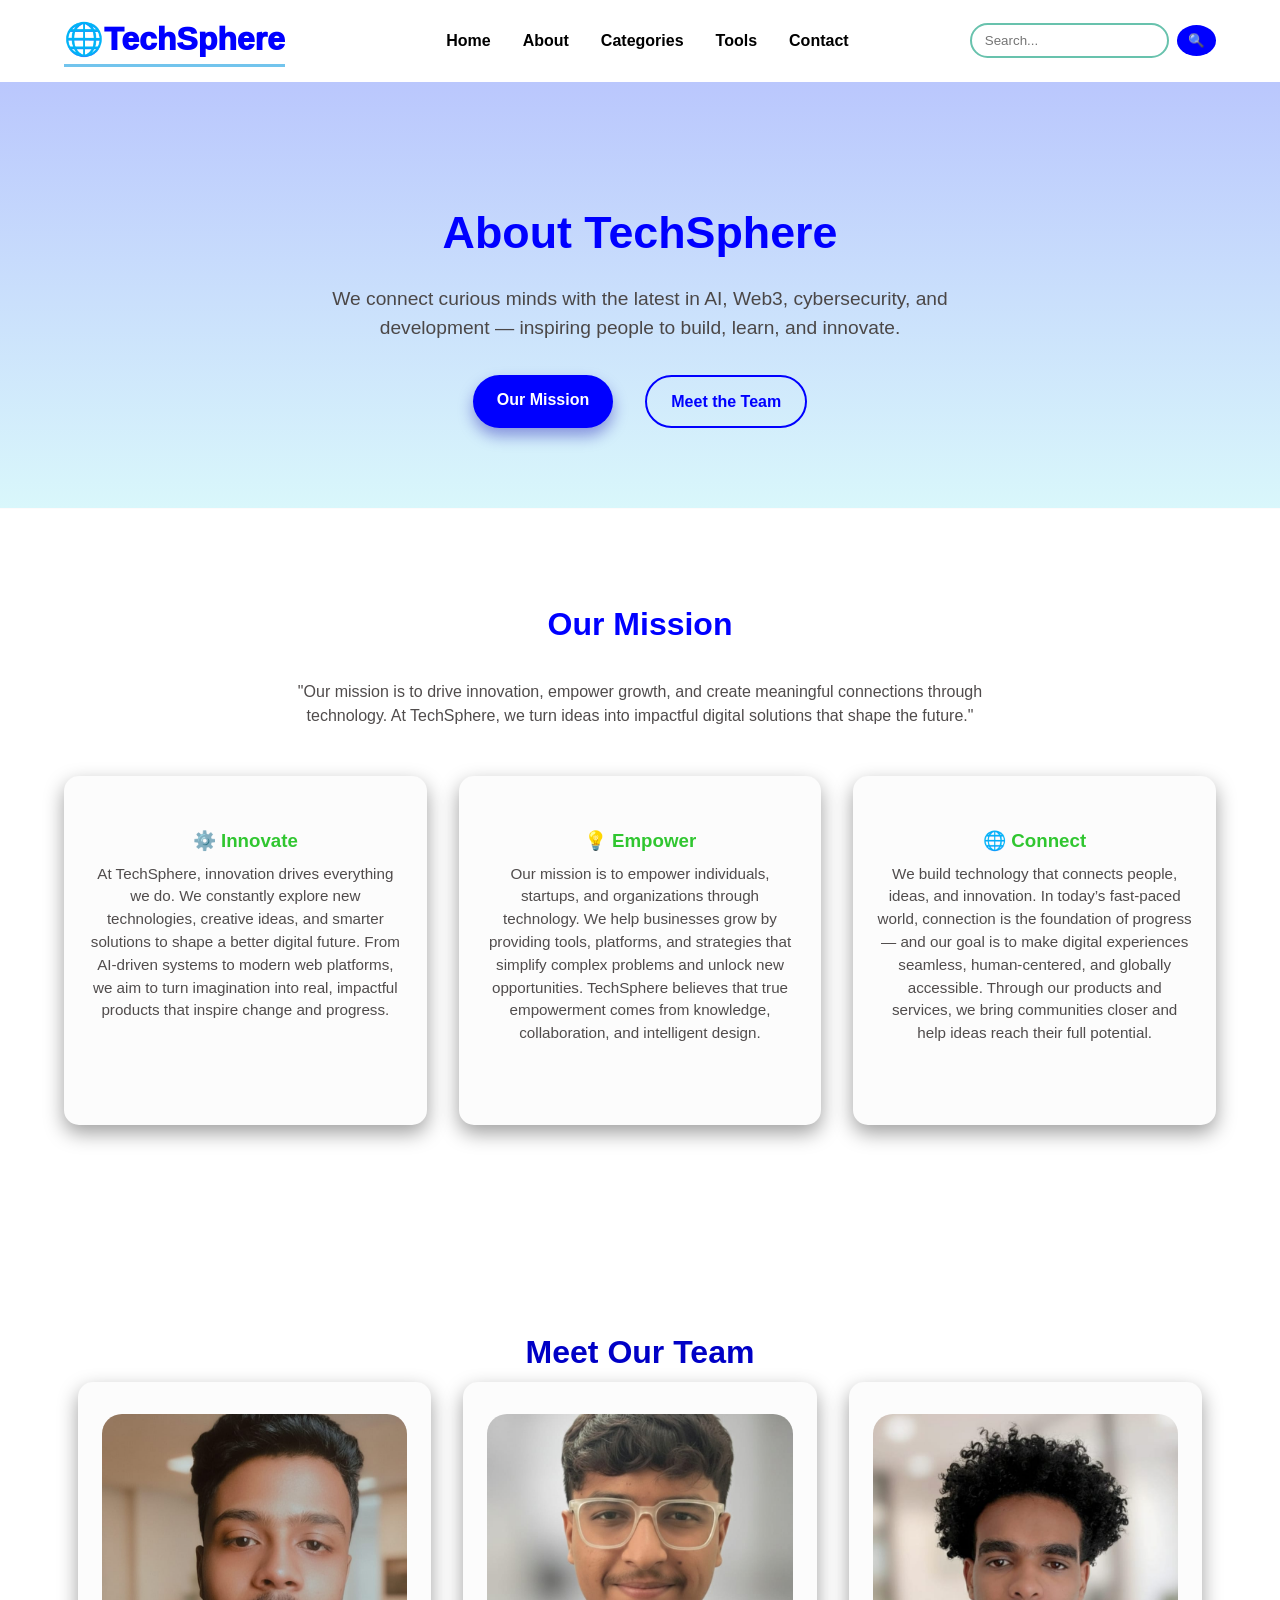
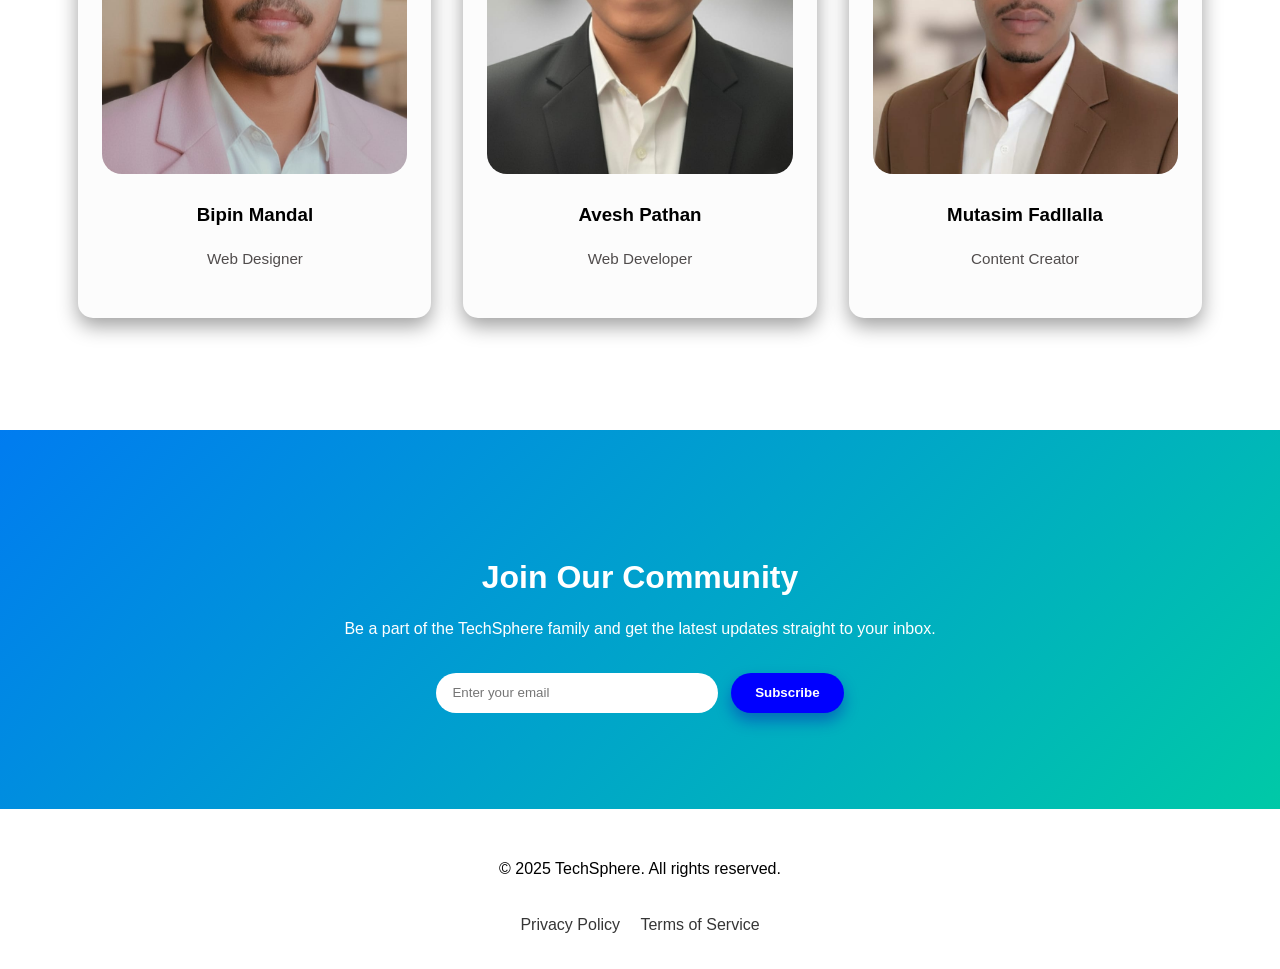
<file: about.html>
<!DOCTYPE html>
<html lang="en">
<head>
  <meta charset="UTF-8" />
  <meta name="viewport" content="width=device-width, initial-scale=1.0" />
  <title>About — TechSphere</title>
  <link rel="stylesheet" href="assets/css/about.css" />
  
</head>
<body>

  <header>
    <div class="container header-container">
      <a href="#" class="logo">🌐TechSphere</a>
      <nav>
        <ul class="nav-links">
          <li><a href="index.html">Home</a></li>
          <li><a href="about.html">About</a></li>
          <li><a href="categories.html">Categories</a></li>
          <li><a href="tools.html">Tools</a></li>
          <li><a href="contact.html">Contact</a></li>
        </ul>
      </nav>
      <div class="search-bar">
        <input type="text" placeholder="Search..." />
        <button>🔍</button>
      </div>
    </div>
  </header>

  <section class="about-hero">
    <div class="container hero-content">
      <h1>About TechSphere</h1>
      <p>We connect curious minds with the latest in AI, Web3, cybersecurity, and development — inspiring people to build, learn, and innovate.</p>
      <div class="hero-buttons">
        <a href="#mission" class="btn primary-btn">Our Mission</a>
        <a href="#team" class="btn secondary-btn">Meet the Team</a>
      </div>
    </div>
  </section>

  <section id="mission" class="mission-section">
    <div class="container">
      <h2>Our Mission</h2>
      <p>"Our mission is to drive innovation, empower growth, and create meaningful connections through technology. At TechSphere, we turn ideas into impactful digital solutions that shape the future."</p>
      <div class="mission-cards">
        <div class="mission-card">
          <h3>⚙️ Innovate</h3>
          <p>At TechSphere, innovation drives everything we do. We constantly explore new technologies, creative ideas, and smarter solutions to shape a better digital future. From AI-driven systems to modern web platforms, we aim to turn imagination into real, impactful products that inspire change and progress.</p>
        </div>
        <div class="mission-card">
          <h3>💡 Empower</h3>
          <p>Our mission is to empower individuals, startups, and organizations through technology. We help businesses grow by providing tools, platforms, and strategies that simplify complex problems and unlock new opportunities. TechSphere believes that true empowerment comes from knowledge, collaboration, and intelligent design.</p>
        </div>
        <div class="mission-card">
          <h3>🌐 Connect</h3>
          <p>We build technology that connects people, ideas, and innovation. In today’s fast-paced world, connection is the foundation of progress — and our goal is to make digital experiences seamless, human-centered, and globally accessible. Through our products and services, we bring communities closer and help ideas reach their full potential.</p>
        </div>
      </div>
    </div>
  </section>

  <section id="team" class="team-section">
    <div class="container">
      <h2>Meet Our Team</h2>
      <div class="team-cards">
        <div class="team-card">
          <img src="assets/image/bipin.jpg" alt="Bipin Mandal" />
          <h3>Bipin Mandal</h3>
          <p>Web Designer</p>
        </div>
        <div class="team-card">
          <img src="assets/image/avesh.jpg" alt="Avesh Pathan" />
          <h3>Avesh Pathan</h3>
          <p>Web Developer</p>
        </div>
        <div class="team-card">
          <img src="assets/image/Mutassim .jpg" alt="Mutasim Fadllalla" />
          <h3>Mutasim Fadllalla</h3>
          <p>Content Creator</p>
        </div>
      </div>
    </div>
  </section>

  <section class="join-section">
    <div class="container">
      <h2>Join Our Community</h2>
      <p>Be a part of the TechSphere family and get the latest updates straight to your inbox.</p>
      <form class="subscribe-form">
        <input type="email" placeholder="Enter your email" required />
        <button class="btn primary-btn" type="submit">Subscribe</button>
      </form>
    </div>
  </section>

  <footer>
    <div class="container footer-container">
      <p>&copy; 2025 TechSphere.  All rights reserved.</p>
      <div class="footer-links">
        <a href="policy.html">Privacy Policy</a>
        <a href="term.html">Terms of Service</a>
      </div>
    </div>
  </footer>

</body>
</html>
</file>
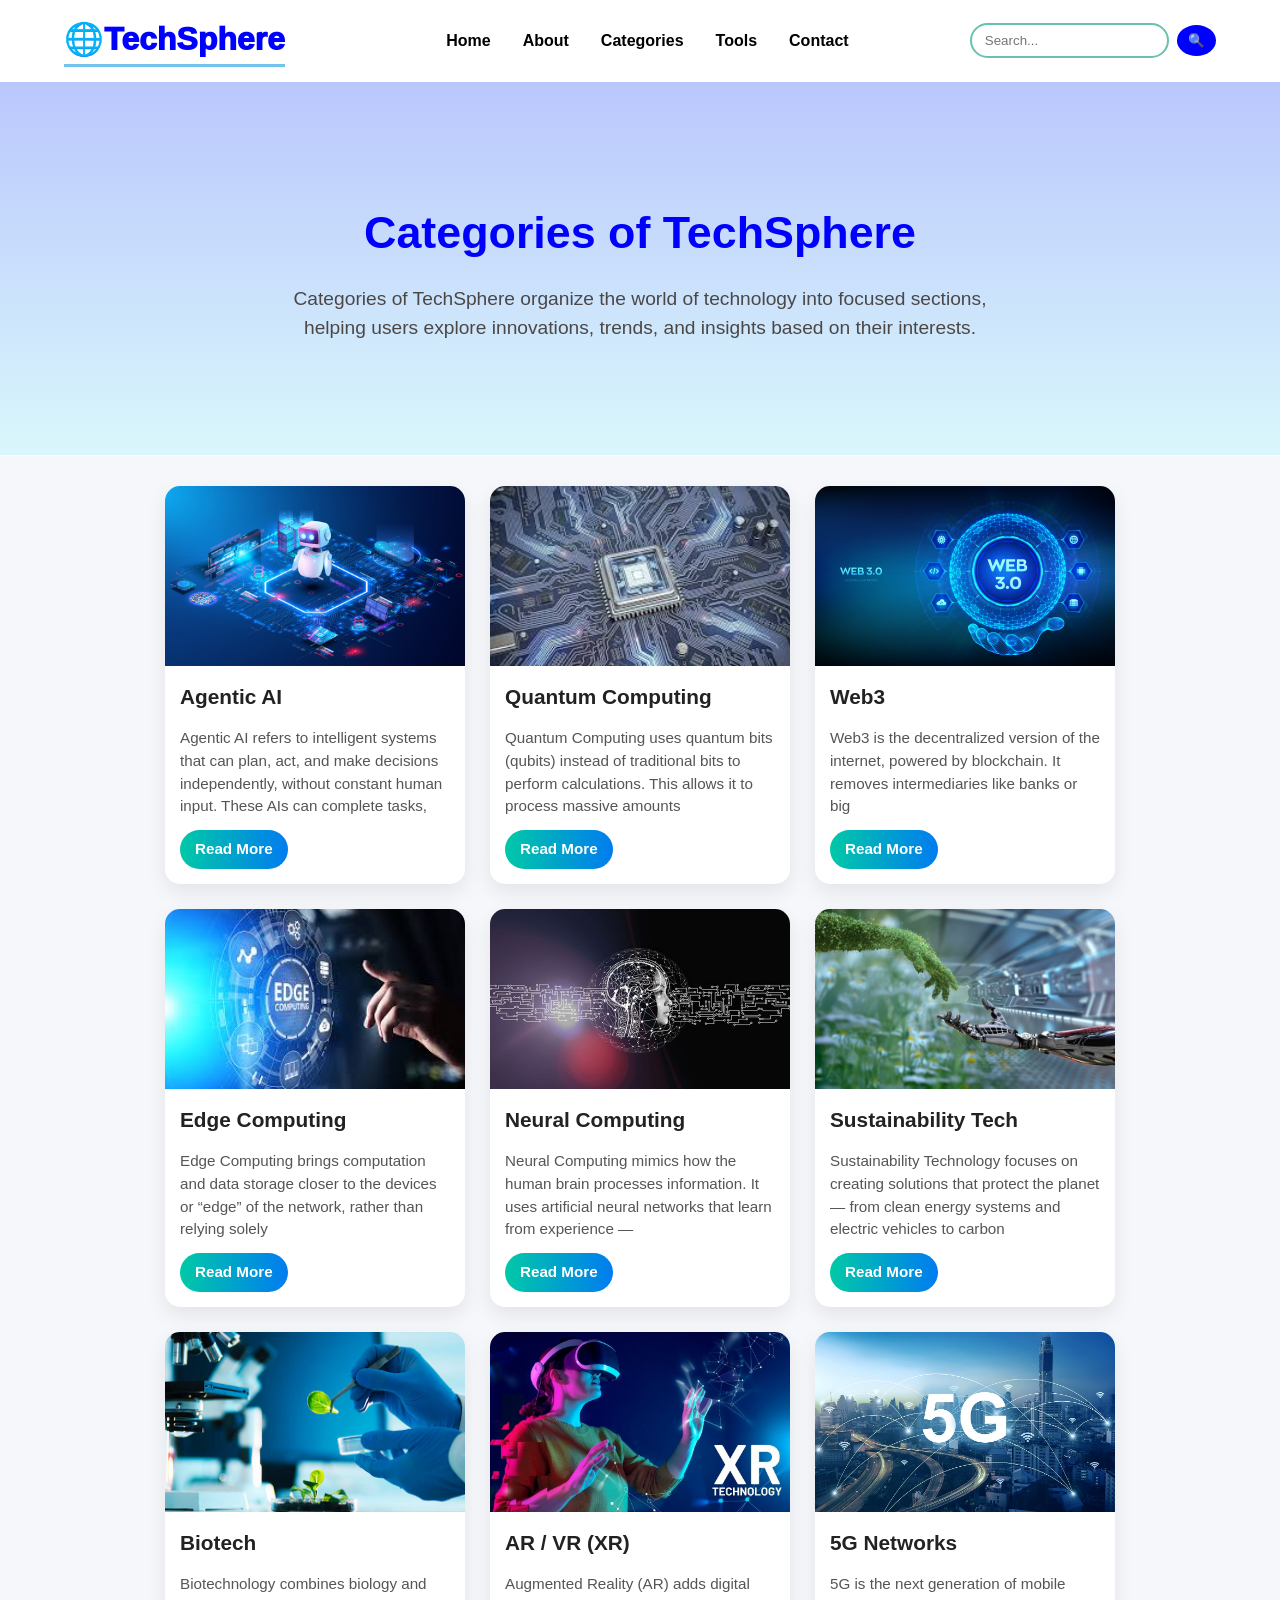
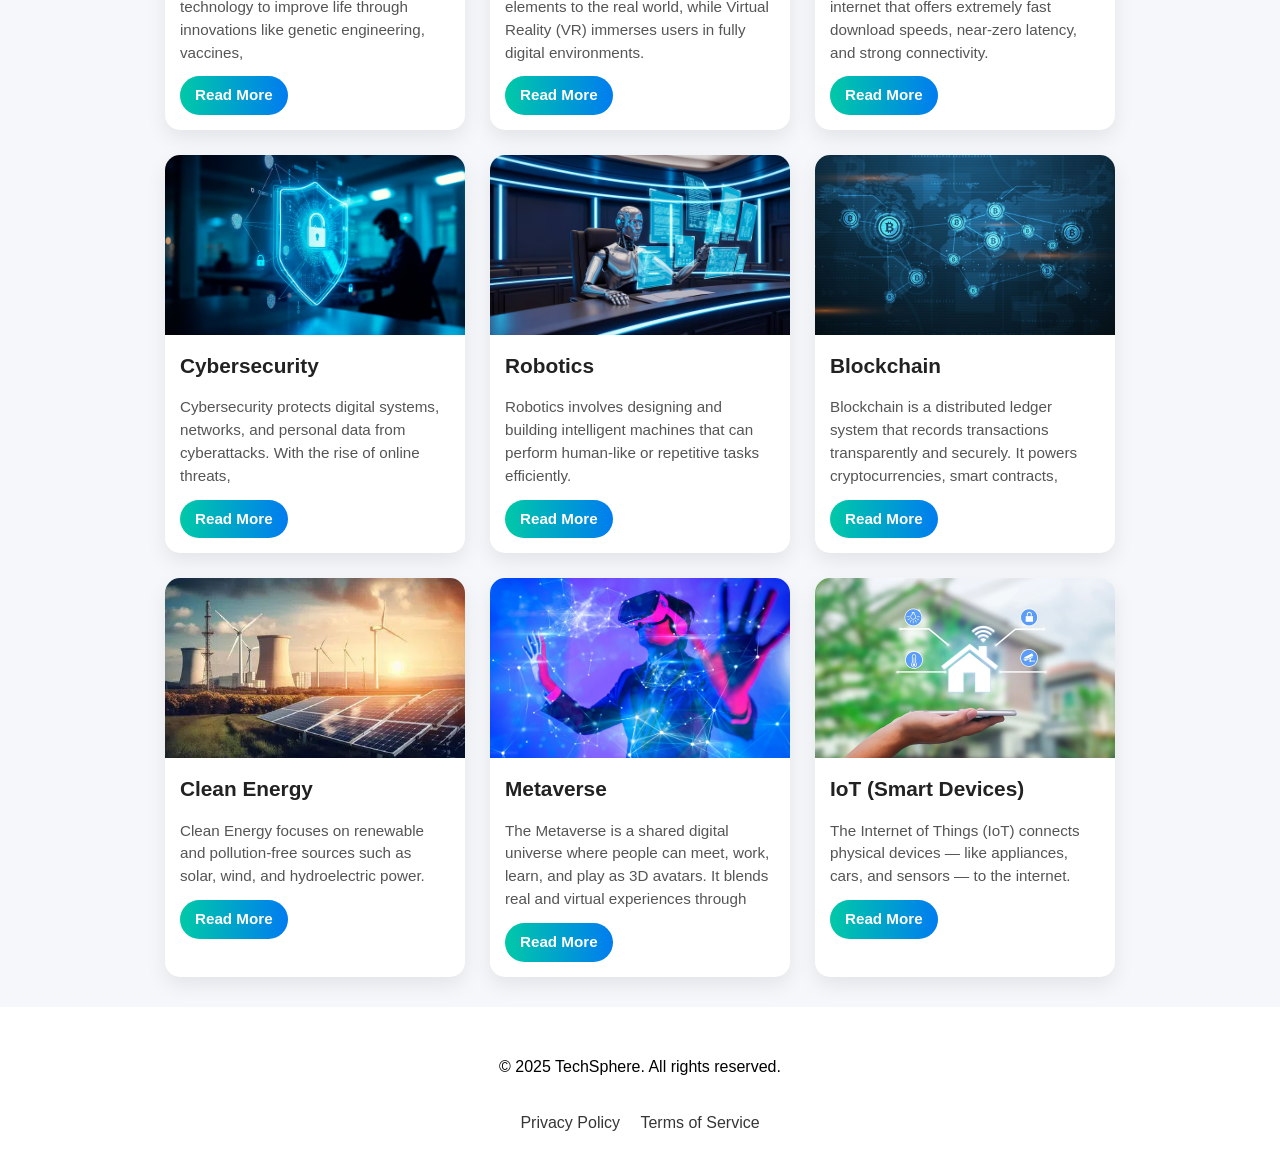
<file: categories.html>
<!DOCTYPE html>
<html lang="en">
<head>
  <meta charset="UTF-8">
  <meta name="viewport" content="width=device-width, initial-scale=1.0">
  <title>Categories | TechSphere</title>
  <link rel="stylesheet" href="assets/css/categories.css">
</head>
<body>
  <header>
        <div class="container header-container">
            <a href="#" class="logo">🌐TechSphere</a>
            <nav>
                <ul class="nav-links">
                    <li><a href="index.html">Home</a></li>
                    <li><a href="about.html">About</a></li>
                    <li><a href="categories.html">Categories</a></li>
                    <li><a href="tools.html">Tools</a></li>
                    <li><a href="contact.html">Contact</a></li>
                </ul>
            </nav>
            <div class="search-bar">
                <input type="text" placeholder="Search...">
                <button>🔍</button>
            </div>
        </div>
    </header>
    <section class="hero-section">
        <div class="container hero-content">
            <h1>Categories of TechSphere</h1>
            <p>Categories of TechSphere organize the world of technology into focused sections, helping users explore innovations, trends, and insights based on their interests.</p>
        </div>
    </section>
  <section class="explore-container">

    <div class="explore-card">
      <img src="assets/image/1.jpg" alt="AI">
      <h2>Agentic AI</h2>
      <input type="checkbox" id="ai1" class="read-more-checkbox">
      <p class="desc">Agentic AI refers to intelligent systems that can plan, act, and make decisions independently, without constant human input. These AIs can complete tasks,
        <span class="more-text">adapt to new situations, and even collaborate with humans — much like autonomous agents that “think and act” on their own.
        </span>
      </p>
      <label for="ai1" class="read-more-label"></label>
    </div>

    <div class="explore-card">
      <img src="assets/image/2.jpeg" alt="Web3">
      <h2>Quantum Computing</h2>
      <input type="checkbox" id="web1" class="read-more-checkbox">
      <p class="desc">
       Quantum Computing uses quantum bits (qubits) instead of traditional bits to perform calculations. This allows it to process massive amounts
        <span class="more-text">
           of data simultaneously, solving problems like drug discovery, encryption, and weather modeling much faster than normal computers.
        </span>
      </p>
      <label for="web1" class="read-more-label"></label>
    </div>

    <div class="explore-card">
      <img src="assets/image/3.jpg" alt="Cybersecurity">
      <h2>Web3</h2>
      <input type="checkbox" id="cyber1" class="read-more-checkbox">
      <p class="desc">
 Web3 is the decentralized version of the internet, powered by blockchain. It removes intermediaries like banks or big
        <span class="more-text">
       corporations, allowing users to own digital assets, identities, and currencies securely while maintaining full control of their data.
        </span>
      </p>
      <label for="cyber1" class="read-more-label"></label>
    </div>

    <div class="explore-card">
      <img src="assets/image/4.jpeg" alt="Quantum Computing">
      <h2>Edge Computing</h2>
      <input type="checkbox" id="quant1" class="read-more-checkbox">
      <p class="desc">
        Edge Computing brings computation and data storage closer to the devices or “edge” of the network, rather than relying solely
        <span class="more-text">
          on cloud servers. This reduces delay (latency), improves speed, and enhances performance for IoT, autonomous cars, and smart cities.
        </span>
      </p>
      <label for="quant1" class="read-more-label"></label>
    </div>

    <div class="explore-card">
      <img src="assets/image/5.jpg" alt="Cloud Computing">
      <h2>Neural Computing</h2>
      <input type="checkbox" id="cloud1" class="read-more-checkbox">
      <p class="desc">
      Neural Computing mimics how the human brain processes information. It uses artificial neural networks that learn from experience —
        <span class="more-text">
         enabling technologies like image recognition, speech processing, and advanced AI systems such as ChatGPT.
        </span>
      </p>
      <label for="cloud1" class="read-more-label"></label>
    </div>

    <div class="explore-card">
      <img src="assets/image/6.jpeg" alt="IoT">
      <h2>Sustainability Tech</h2>
      <input type="checkbox" id="iot1" class="read-more-checkbox">
      <p class="desc">
        Sustainability Technology focuses on creating solutions that protect the planet — from clean energy systems and electric vehicles to carbon
        <span class="more-text">
         capture and recycling innovations. It aims to balance progress with environmental care for a greener future.
        </span>
      </p>
      <label for="iot1" class="read-more-label"></label>
    </div>

    <div class="explore-card">
      <img src="assets/image/7.jpg" alt="Augmented Reality">
      <h2>Biotech</h2>
      <input type="checkbox" id="ar1" class="read-more-checkbox">
      <p class="desc">
       Biotechnology combines biology and technology to improve life through innovations like genetic engineering, vaccines,
        <span class="more-text">
          lab-grown meat, and personalized medicine. It’s revolutionizing healthcare, farming, and environmental sustainability.
        </span>
      </p>
      <label for="ar1" class="read-more-label"></label>
    </div>

    <div class="explore-card">
      <img src="assets/image/8.jpg" alt="5G">
      <h2>AR / VR (XR)</h2>
      <input type="checkbox" id="5g1" class="read-more-checkbox">
      <p class="desc">
       Augmented Reality (AR) adds digital elements to the real world, while Virtual Reality (VR) immerses users in fully digital environments.
        <span class="more-text">
       Together, as Extended Reality (XR), they power immersive games, virtual training, and 3D business experiences.
        </span>
      </p>
      <label for="5g1" class="read-more-label"></label>
    </div>

    <div class="explore-card">
      <img src="assets/image/9.avif" alt="Robotics">
      <h2>5G Networks</h2>
      <input type="checkbox" id="robot1" class="read-more-checkbox">
      <p class="desc">
      5G is the next generation of mobile internet that offers extremely fast download speeds, near-zero latency, and strong connectivity. 
        <span class="more-text">
        It enables technologies like smart cities, remote surgeries, autonomous vehicles, and seamless streaming. 
        </span>
      </p>
      <label for="robot1" class="read-more-label"></label>
    </div>

    <div class="explore-card">
      <img src="assets/image/10.jpg" alt="Autonomous Vehicles">
      <h2>Cybersecurity</h2>
      <input type="checkbox" id="auto1" class="read-more-checkbox">
      <p class="desc">
      Cybersecurity protects digital systems, networks, and personal data from cyberattacks. With the rise of online threats,  
        <span class="more-text">
         it plays a crucial role in keeping individuals, companies, and governments safe from hacking, fraud, and data breaches. 
        </span>
      </p>
      <label for="auto1" class="read-more-label"></label>
    </div>

    <div class="explore-card">
      <img src="assets/image/11.jpg" alt="Renewable Energy">
      <h2>Robotics</h2>
      <input type="checkbox" id="re1" class="read-more-checkbox">
      <p class="desc">
      Robotics involves designing and building intelligent machines that can perform human-like or repetitive tasks efficiently.
        <span class="more-text">
         From industrial robots in factories to medical robots in hospitals, robotics is shaping automation and productivity worldwide.
        </span>
      </p>
      <label for="re1" class="read-more-label"></label>
    </div>

    <div class="explore-card">
      <img src="assets/image/12.jpg" alt="Nanotechnology">
      <h2>Blockchain</h2>
      <input type="checkbox" id="nano1" class="read-more-checkbox">
      <p class="desc">
      Blockchain is a distributed ledger system that records transactions transparently and securely. It powers cryptocurrencies, smart contracts,
        <span class="more-text">
         and decentralized apps — making digital exchanges more trustworthy and tamper-proof.
        </span>
      </p>
      <label for="nano1" class="read-more-label"></label>
    </div>

    <div class="explore-card">
      <img src="assets/image/13.webp" alt="Space Tech">
      <h2>Clean Energy</h2>
      <input type="checkbox" id="space1" class="read-more-checkbox">
      <p class="desc">
       Clean Energy focuses on renewable and pollution-free sources such as solar, wind, and hydroelectric power.
        <span class="more-text">
         It aims to replace fossil fuels, reduce carbon emissions, and promote sustainable development for the future of our planet.
        </span>
      </p>
      <label for="space1" class="read-more-label"></label>
    </div>

    <div class="explore-card">
      <img src="assets/image/14.jpg" alt="Metaverse">
      <h2>Metaverse</h2>
      <input type="checkbox" id="meta1" class="read-more-checkbox">
      <p class="desc">
    The Metaverse is a shared digital universe where people can meet, work, learn, and play as 3D avatars. It blends real and virtual experiences through
        <span class="more-text">
         VR, AR, and AI — reshaping the way we interact online and in business.
        </span>
      </p>
      <label for="meta1" class="read-more-label"></label>
    </div>

    <div class="explore-card">
      <img src="assets/image/15.webp" alt="3D Printing">
      <h2>IoT (Smart Devices)</h2>
      <input type="checkbox" id="print1" class="read-more-checkbox">
      <p class="desc">
       The Internet of Things (IoT) connects physical devices — like appliances, cars, and sensors — to the internet.
        <span class="more-text">
          These “smart” devices communicate and automate everyday tasks, creating smarter homes, industries, and cities.
        </span>
      </p>
      <label for="print1" class="read-more-label"></label>
    </div>
  </section>
  <footer>
        <div class="container footer-container">
            <p>&copy; 2025 TechSphere. All rights reserved.</p>
            <div class="footer-links">
                <a href="policy.html">Privacy Policy</a>
                <a href="term.html">Terms of Service</a>
            </div>
        </div>
    </footer>
</body>
</html>
</file>
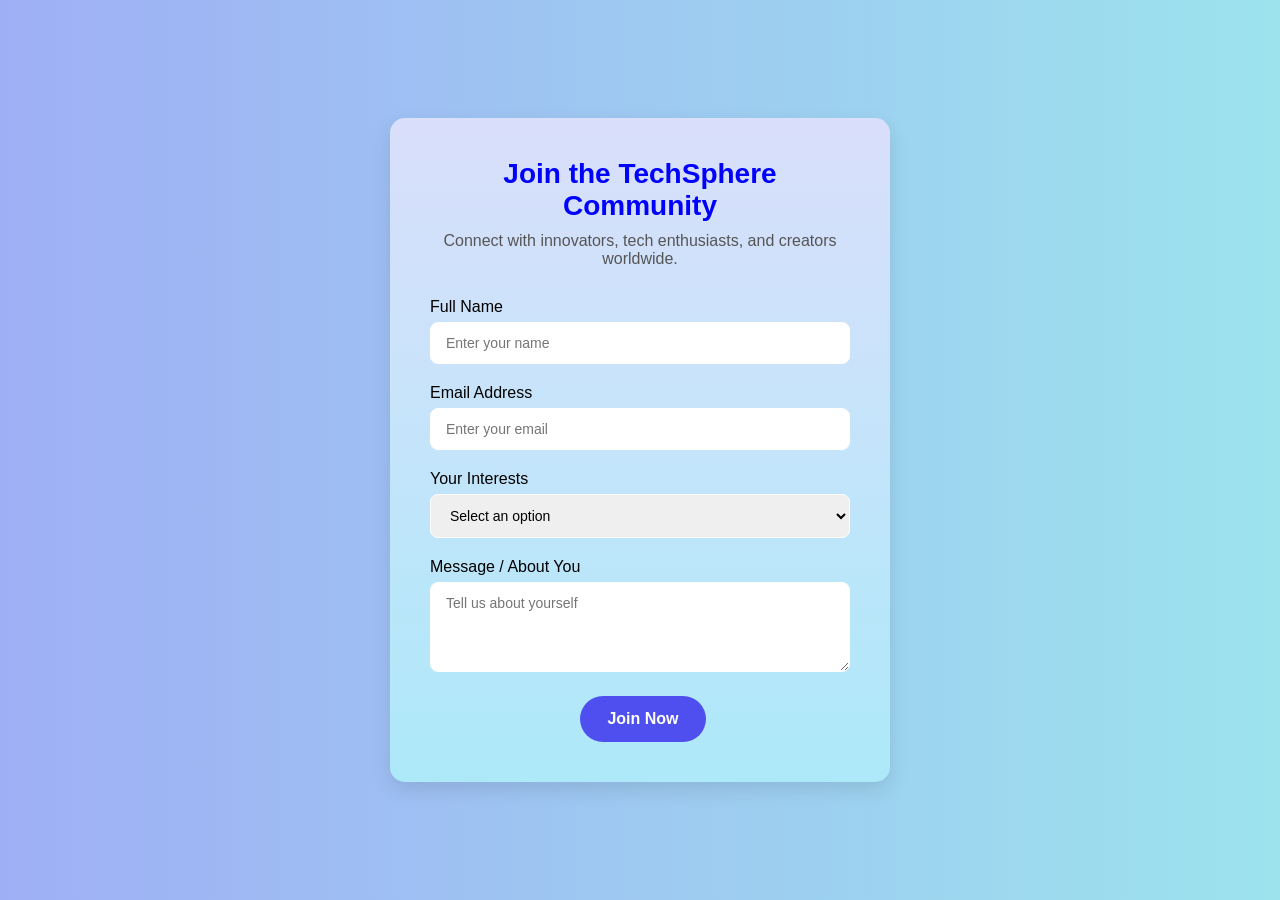
<file: community.html>
<!DOCTYPE html>
<html lang="en">
<head>
    <meta charset="UTF-8">
    <meta name="viewport" content="width=device-width, initial-scale=1.0">
    <title>Join TechSphere Community</title>
    <link rel="stylesheet" href="assets/css/community.css">
</head>
<body>
    <div class="community-container">
        <div class="community-header">
            <h1>Join the TechSphere Community</h1>
            <p>Connect with innovators, tech enthusiasts, and creators worldwide.</p>
        </div>
        <form class="community-form">
            <div class="form-group">
                <label for="name">Full Name</label>
                <input type="text" id="name" name="name" placeholder="Enter your name" required>
            </div>
            <div class="form-group">
                <label for="email">Email Address</label>
                <input type="email" id="email" name="email" placeholder="Enter your email" required>
            </div>
            <div class="form-group">
                <label for="interest">Your Interests</label>
                <select id="interest" name="interest" required>
                    <option value="">Select an option</option>
                    <option value="AI">AI</option>
                    <option value="Web Development">Web Development</option>
                    <option value="Startups">Startups</option>
                    <option value="Finance">Finance</option>
                    <option value="Other">Other</option>
                </select>
            </div>
            <div class="form-group">
                <label for="message">Message / About You</label>
                <textarea id="message" name="message" placeholder="Tell us about yourself" rows="4"></textarea>
            </div>
            <button type="submit">Join Now</button>
        </form>
    </div>
</body>
</html>
</file>
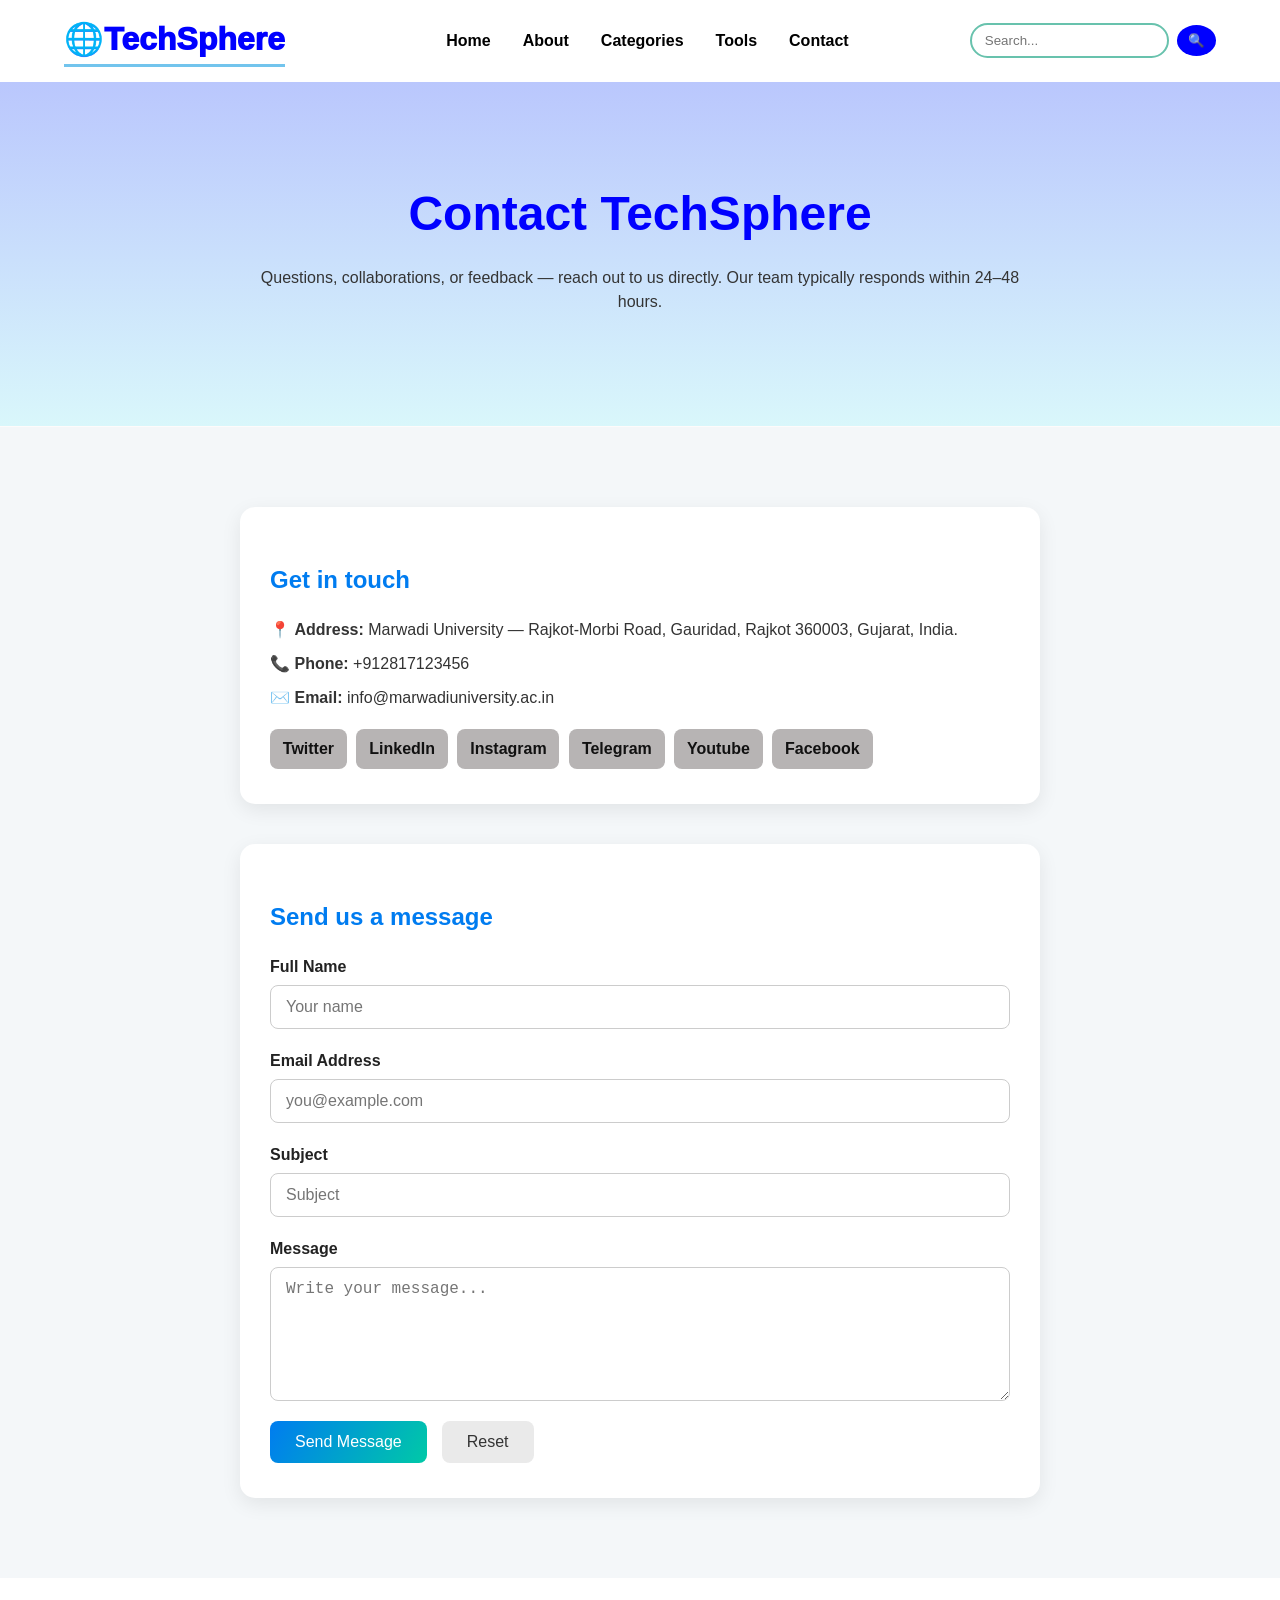
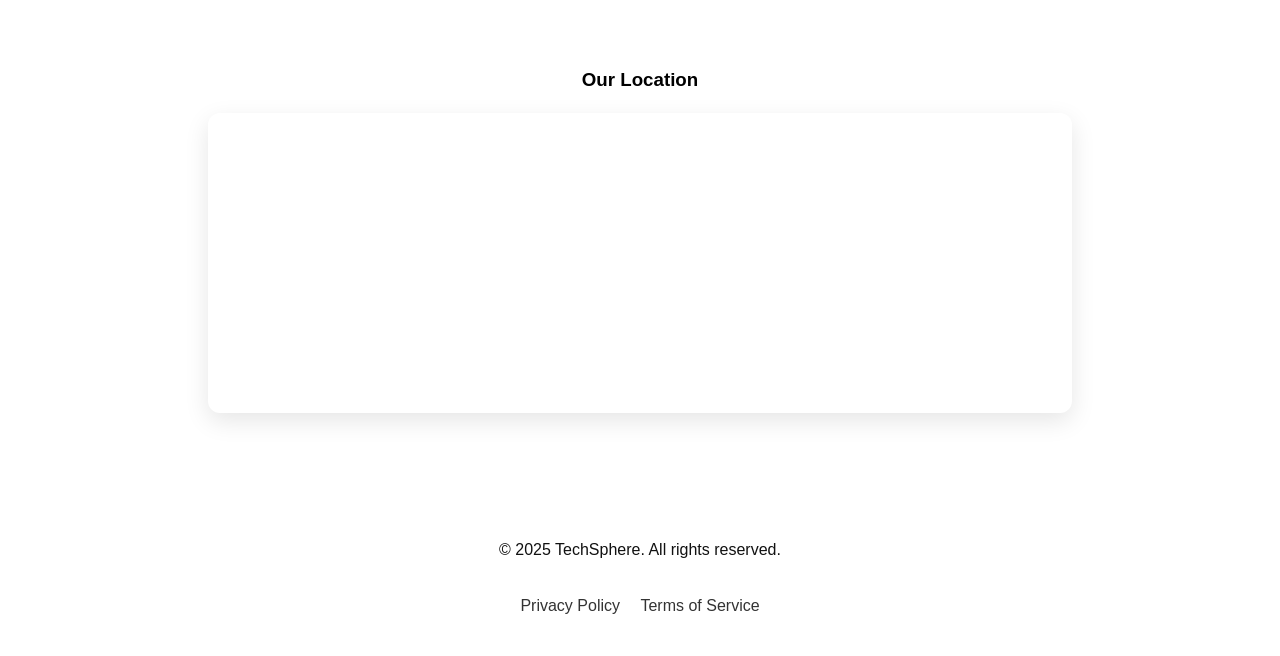
<file: contact.html>
<!DOCTYPE html>
<html lang="en">
<head>
  <meta charset="UTF-8" />
  <meta name="viewport" content="width=device-width, initial-scale=1.0"/>
  <title>Contact | TechSphere</title>
  <link rel="stylesheet" href="assets/css/contact.css" />
</head>
<body>
  <header>
    <div class="container header-container">
      <a href="home.html" class="logo">🌐TechSphere</a>
      <nav>
        <ul class="nav-links">
          <li><a href="index.html">Home</a></li>
          <li><a href="about.html">About</a></li>
          <li><a href="categories.html">Categories</a></li>
          <li><a href="tools.html">Tools</a></li>
          <li><a href="contact.html" class="active">Contact</a></li>
        </ul>
      </nav>
      <div class="search-bar">
        <input type="text" placeholder="Search..." />
        <button aria-label="Search">🔍</button>
      </div>
    </div>
  </header>

  <main>
    <section class="contact-hero">
      <div class="container hero-inner">
        <h1>Contact TechSphere</h1>
        <p>Questions, collaborations, or feedback — reach out to us directly. Our team typically responds within 24–48 hours.</p>
      </div>
    </section>

    <section class="contact-main">
      <div class="container contact-grid">
        <div class="contact-card info-card">
          <h2>Get in touch</h2>
          <p>📍 <strong>Address:</strong> Marwadi University — Rajkot‑Morbi Road, Gauridad, Rajkot 360003, Gujarat, India.</p>
          <p>📞 <strong>Phone:</strong> +912817123456</p>
          <p>✉️ <strong>Email:</strong> info@marwadiuniversity.ac.in</p>

          <div class="socials">
            <a href="https://x.com/Marwadi_Uni" class="social">Twitter</a>
            <a href="https://www.linkedin.com/school/marwadiuniversity/" class="social">LinkedIn</a>
            <a href="https://www.instagram.com/marwadi.university?igsh=MnZsa2oyd3FzYnYz" class="social">Instagram</a>
            <a href="https://t.me/marwadiuniversityofficial" class="social">Telegram</a>
            <a href="https://youtube.com/@marwadieducationrajkot?si=O3icDdC4YtaZSzRR" class="social">Youtube</a>
            <a href="https://www.facebook.com/Marwadiuniversity/" class="social">Facebook</a>
          </div>
        </div>

        <div class="contact-card form-card">
          <h2>Send us a message</h2>
          <form id="contactForm" action="#" method="post">
            <label for="fullname">Full Name</label>
            <input id="fullname" name="fullname" type="text" placeholder="Your name" required />

            <label for="email">Email Address</label>
            <input id="email" name="email" type="email" placeholder="you@example.com" required />

            <label for="subject">Subject</label>
            <input id="subject" name="subject" type="text" placeholder="Subject" required />

            <label for="message">Message</label>
            <textarea id="message" name="message" rows="6" placeholder="Write your message..." required></textarea>

            <div class="form-row">
              <button type="submit" class="btn primary-btn">Send Message</button>
              <button type="reset" class="btn secondary-btn">Reset</button>
            </div>
          </form>
        </div>
      </div>
    </section>

    <section class="map-section">
  <div class="container">
    <h3>Our Location</h3>
    <div class="map-placeholder">
      <iframe 
        src="https://www.google.com/maps?q=Marwadi+University+Rajkot+Gujarat&output=embed" 
        width="100%" 
        height="400" 
        style="border:0; border-radius:12px;" 
        allowfullscreen="" 
        loading="lazy">
      </iframe>
    </div>
  </div>
</section>

  </main>

  <footer>
    <div class="container footer-container">
      <p>&copy; 2025 TechSphere. All rights reserved.</p>
      <div class="footer-links">
        <a href="policy.html">Privacy Policy</a>
        <a href="term.html">Terms of Service</a>
      </div>
    </div>
  </footer>
</body>
</html>
</file>
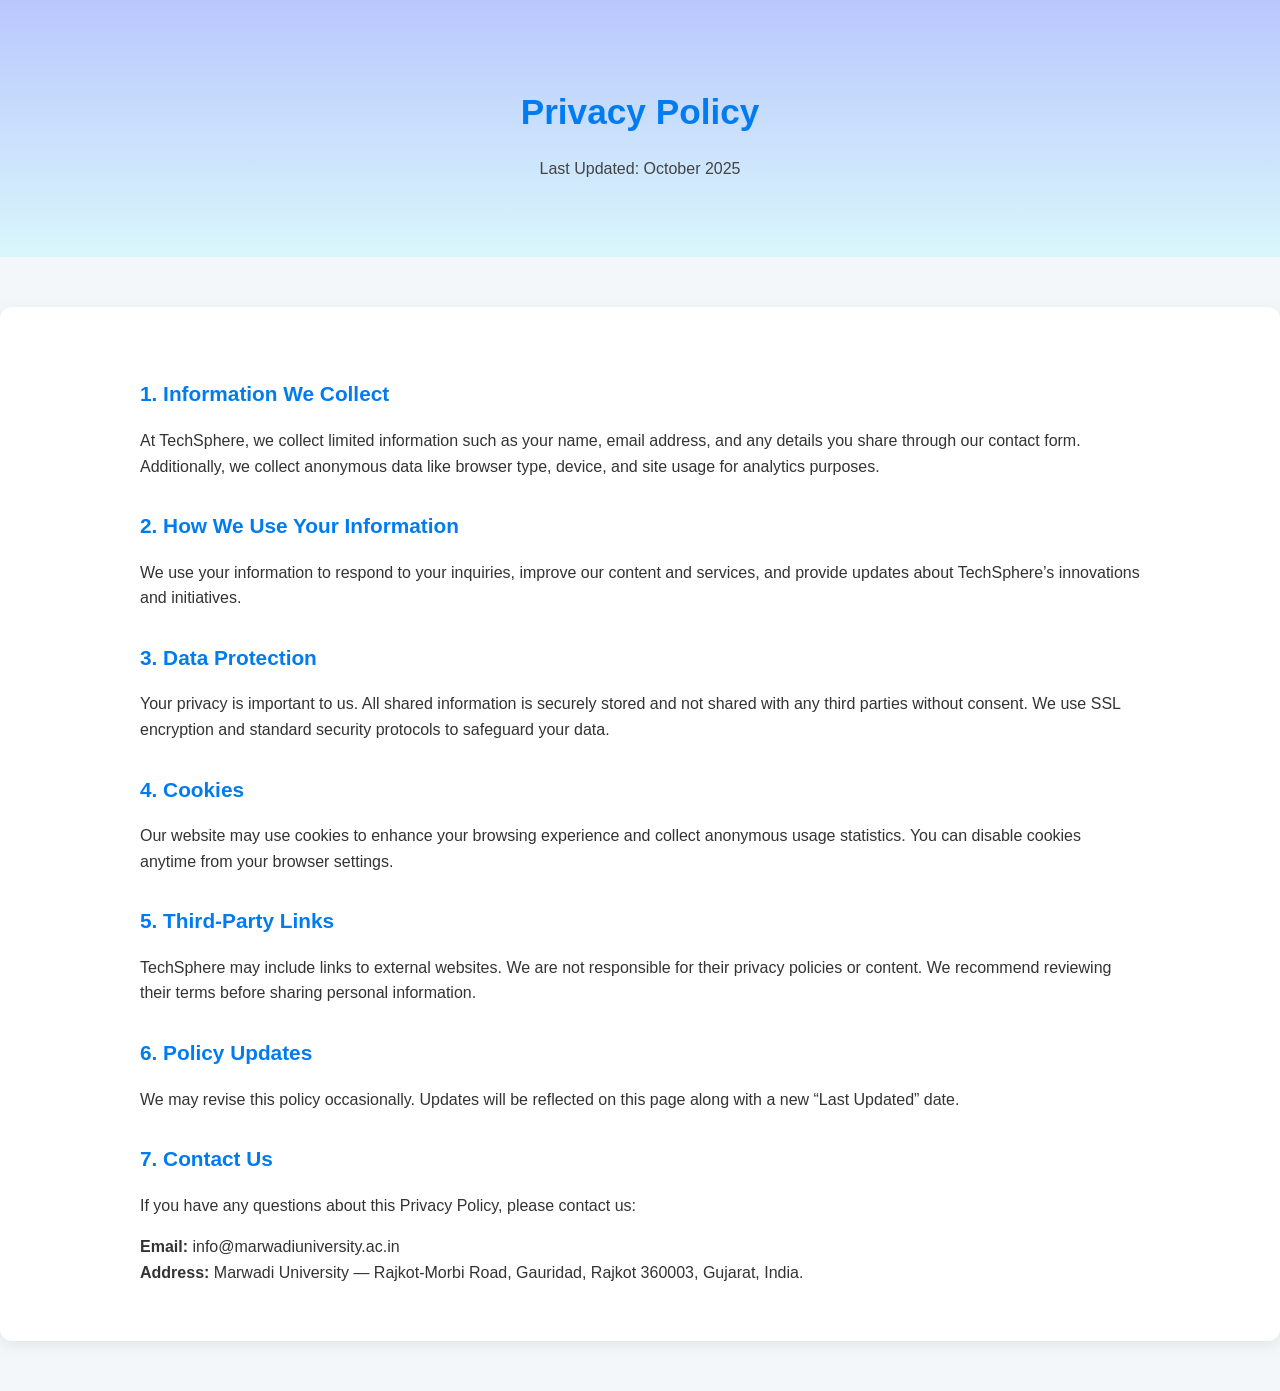
<file: policy.html>
<!DOCTYPE html>
<html lang="en">
<head>
  <meta charset="UTF-8">
  <meta name="viewport" content="width=device-width, initial-scale=1.0">
  <title>Privacy Policy | TechSphere</title>
  <link rel="stylesheet" href="assets/css/policy.css">
</head>
<body>

  <header class="header">
    <div class="container">
      <h1>Privacy Policy</h1>
      <p>Last Updated: October 2025</p>
    </div>
  </header>

  <section class="policy-section">
    <div class="container fade-in">

      <h2>1. Information We Collect</h2>
      <p>At TechSphere, we collect limited information such as your name, email address, and any details you share through our contact form. Additionally, we collect anonymous data like browser type, device, and site usage for analytics purposes.</p>

      <h2>2. How We Use Your Information</h2>
      <p>We use your information to respond to your inquiries, improve our content and services, and provide updates about TechSphere’s innovations and initiatives.</p>

      <h2>3. Data Protection</h2>
      <p>Your privacy is important to us. All shared information is securely stored and not shared with any third parties without consent. We use SSL encryption and standard security protocols to safeguard your data.</p>

      <h2>4. Cookies</h2>
      <p>Our website may use cookies to enhance your browsing experience and collect anonymous usage statistics. You can disable cookies anytime from your browser settings.</p>

      <h2>5. Third-Party Links</h2>
      <p>TechSphere may include links to external websites. We are not responsible for their privacy policies or content. We recommend reviewing their terms before sharing personal information.</p>

      <h2>6. Policy Updates</h2>
      <p>We may revise this policy occasionally. Updates will be reflected on this page along with a new “Last Updated” date.</p>

      <h2>7. Contact Us</h2>
      <p>If you have any questions about this Privacy Policy, please contact us:</p>
      <p><strong>Email:</strong> info@marwadiuniversity.ac.in<br>
         <strong>Address:</strong> Marwadi University — Rajkot‑Morbi Road, Gauridad, Rajkot 360003, Gujarat, India.</p>

    </div>
  </section>

 
</body>
</html>
</file>
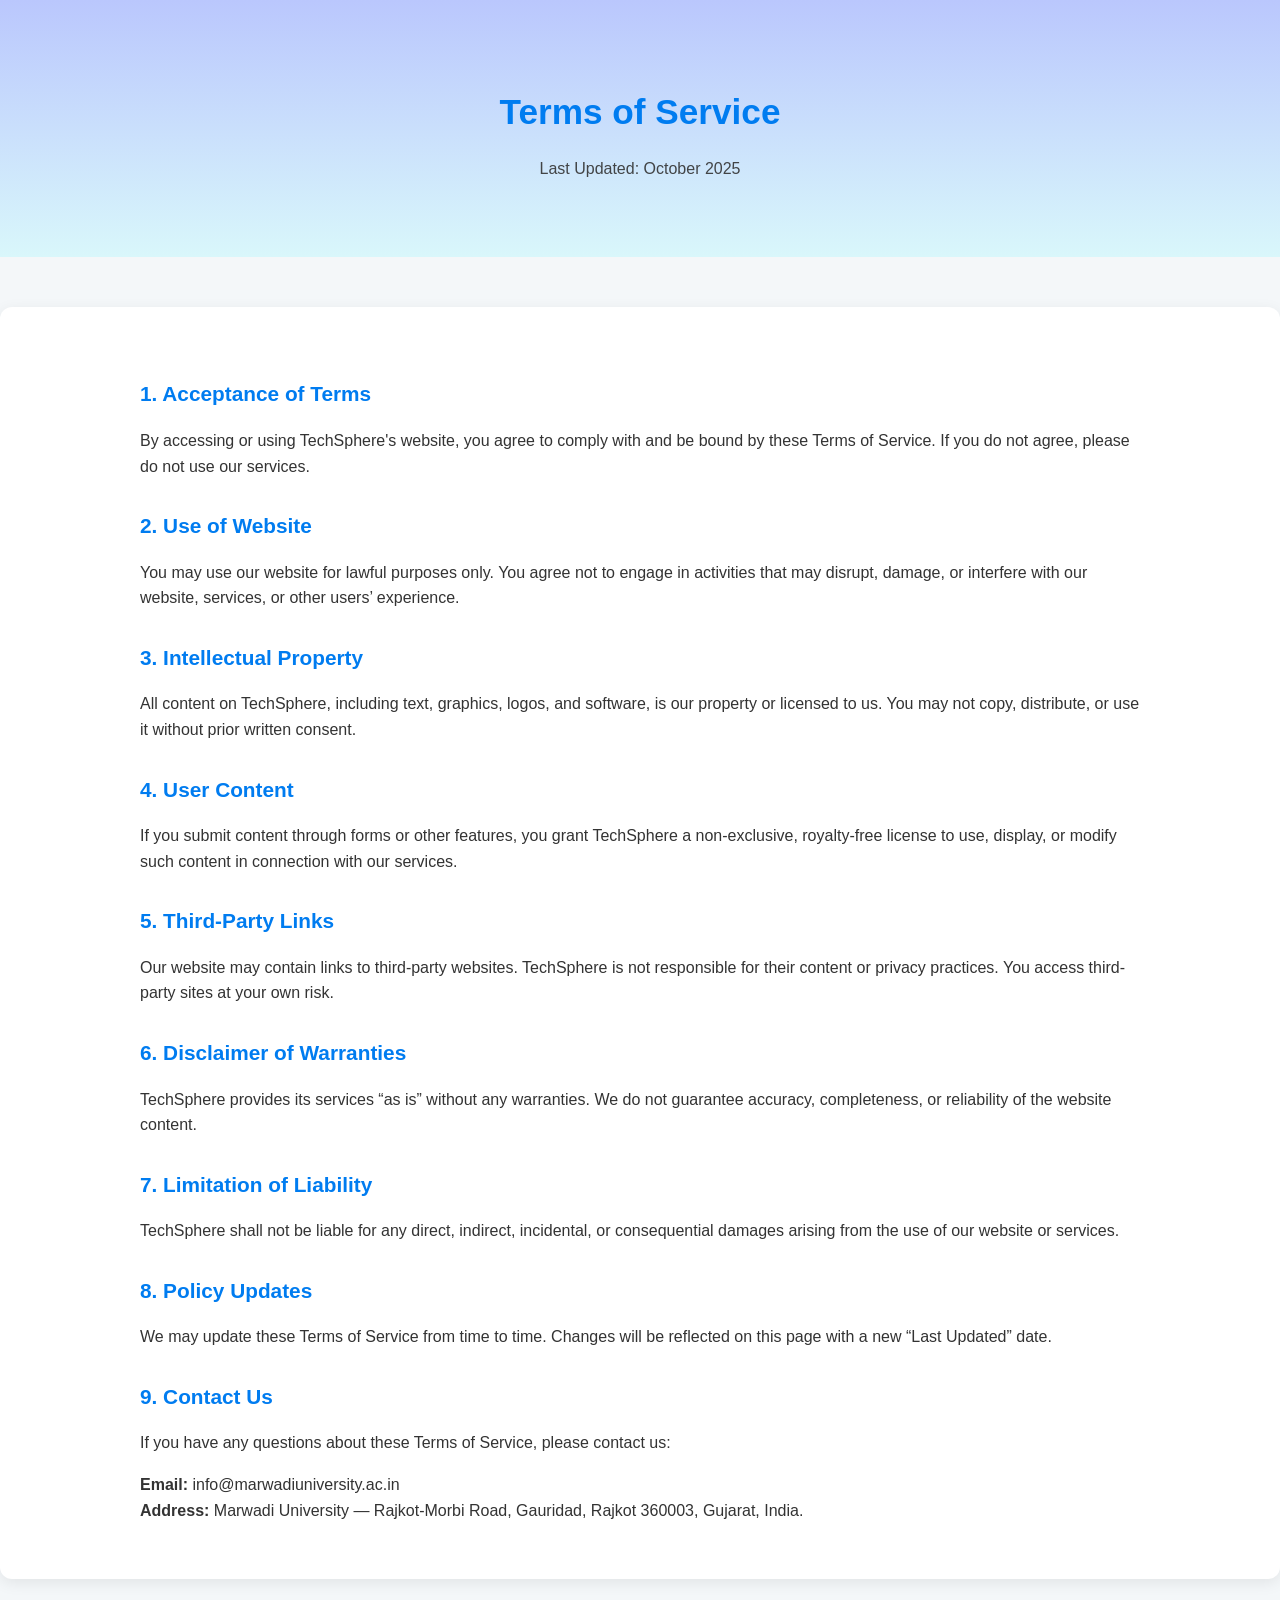
<file: term.html>
<!DOCTYPE html>
<html lang="en">
<head>
  <meta charset="UTF-8">
  <meta name="viewport" content="width=device-width, initial-scale=1.0">
  <title>Terms of Service | TechSphere</title>
  <link rel="stylesheet" href="assets/css/policy.css">
</head>
<body>

  <header class="header">
    <div class="container">
      <h1>Terms of Service</h1>
      <p>Last Updated: October 2025</p>
    </div>
  </header>

  <section class="policy-section">
    <div class="container fade-in">

      <h2>1. Acceptance of Terms</h2>
      <p>By accessing or using TechSphere's website, you agree to comply with and be bound by these Terms of Service. If you do not agree, please do not use our services.</p>

      <h2>2. Use of Website</h2>
      <p>You may use our website for lawful purposes only. You agree not to engage in activities that may disrupt, damage, or interfere with our website, services, or other users’ experience.</p>

      <h2>3. Intellectual Property</h2>
      <p>All content on TechSphere, including text, graphics, logos, and software, is our property or licensed to us. You may not copy, distribute, or use it without prior written consent.</p>

      <h2>4. User Content</h2>
      <p>If you submit content through forms or other features, you grant TechSphere a non-exclusive, royalty-free license to use, display, or modify such content in connection with our services.</p>

      <h2>5. Third-Party Links</h2>
      <p>Our website may contain links to third-party websites. TechSphere is not responsible for their content or privacy practices. You access third-party sites at your own risk.</p>

      <h2>6. Disclaimer of Warranties</h2>
      <p>TechSphere provides its services “as is” without any warranties. We do not guarantee accuracy, completeness, or reliability of the website content.</p>

      <h2>7. Limitation of Liability</h2>
      <p>TechSphere shall not be liable for any direct, indirect, incidental, or consequential damages arising from the use of our website or services.</p>

      <h2>8. Policy Updates</h2>
      <p>We may update these Terms of Service from time to time. Changes will be reflected on this page with a new “Last Updated” date.</p>

      <h2>9. Contact Us</h2>
      <p>If you have any questions about these Terms of Service, please contact us:</p>
      <p><strong>Email:</strong> info@marwadiuniversity.ac.in<br>
         <strong>Address:</strong> Marwadi University — Rajkot‑Morbi Road, Gauridad, Rajkot 360003, Gujarat, India.</p>

    </div>
  </section>

</body>
</html>
</file>
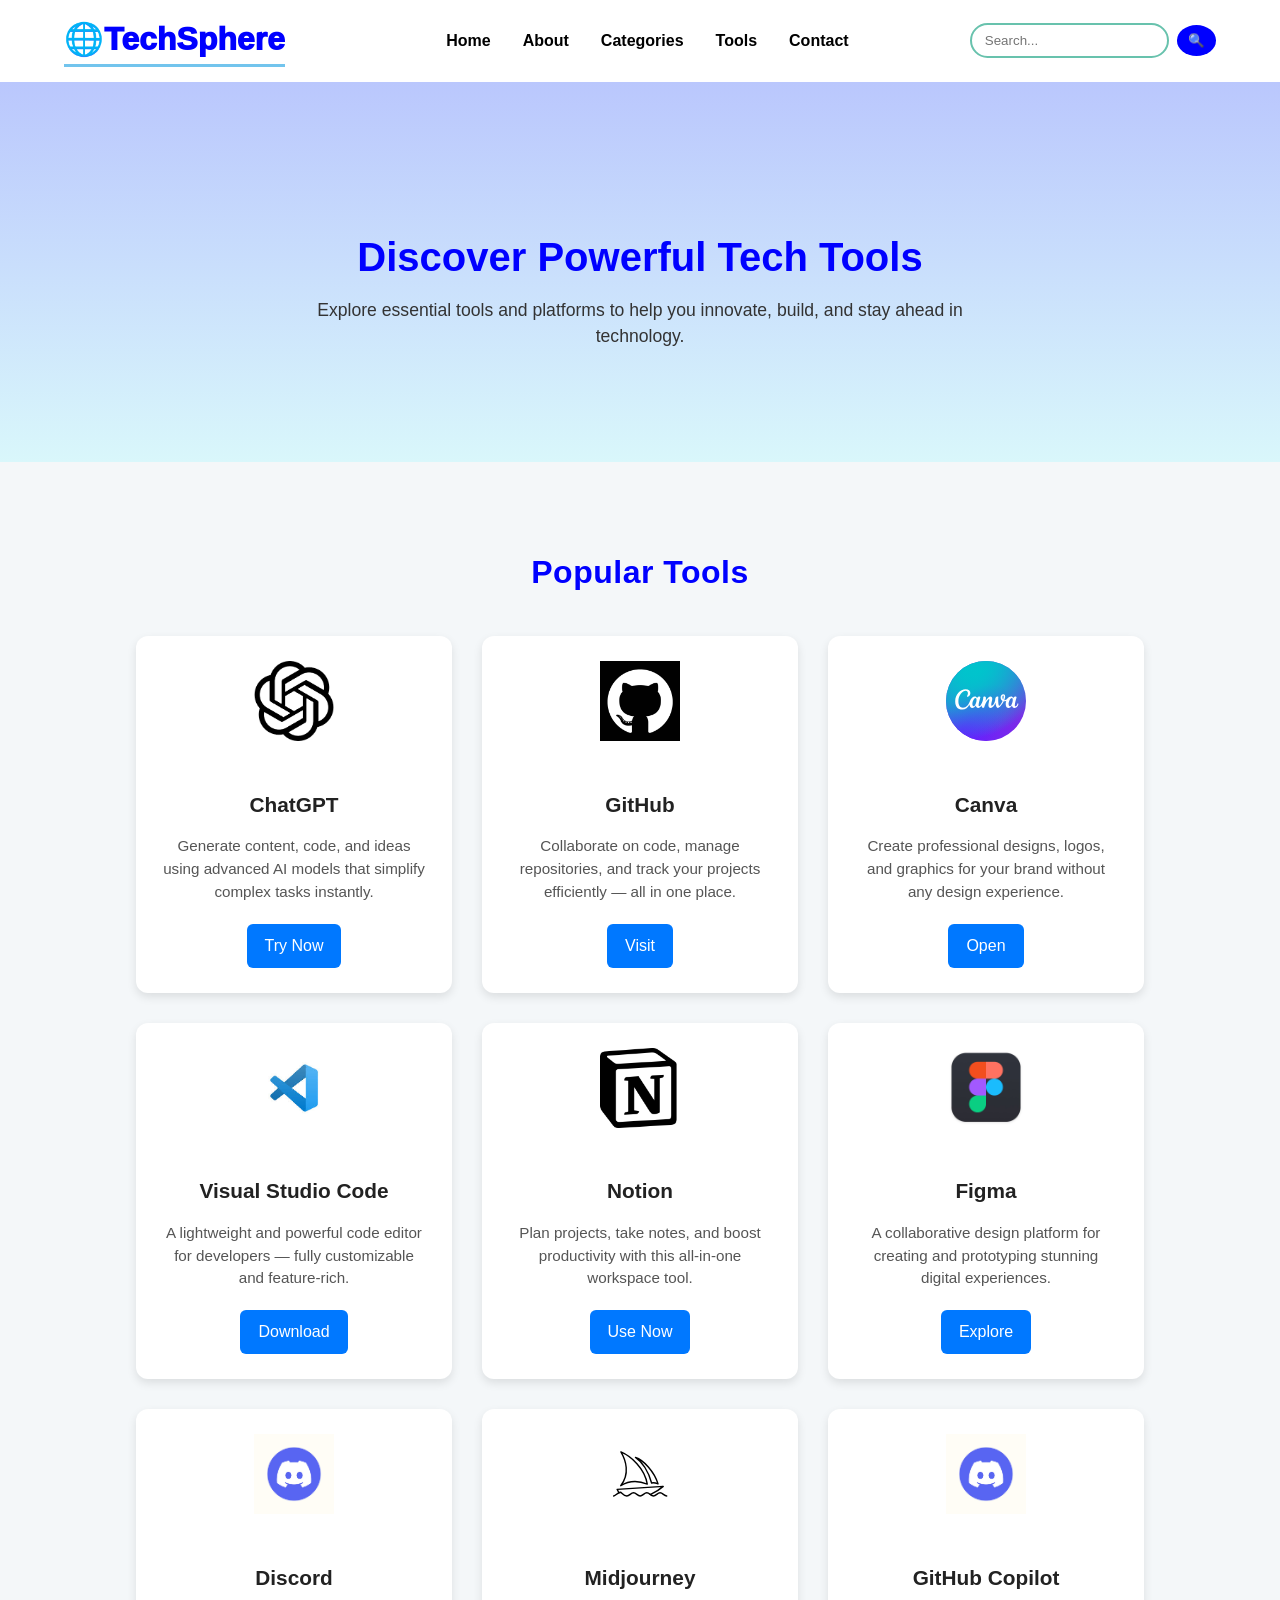
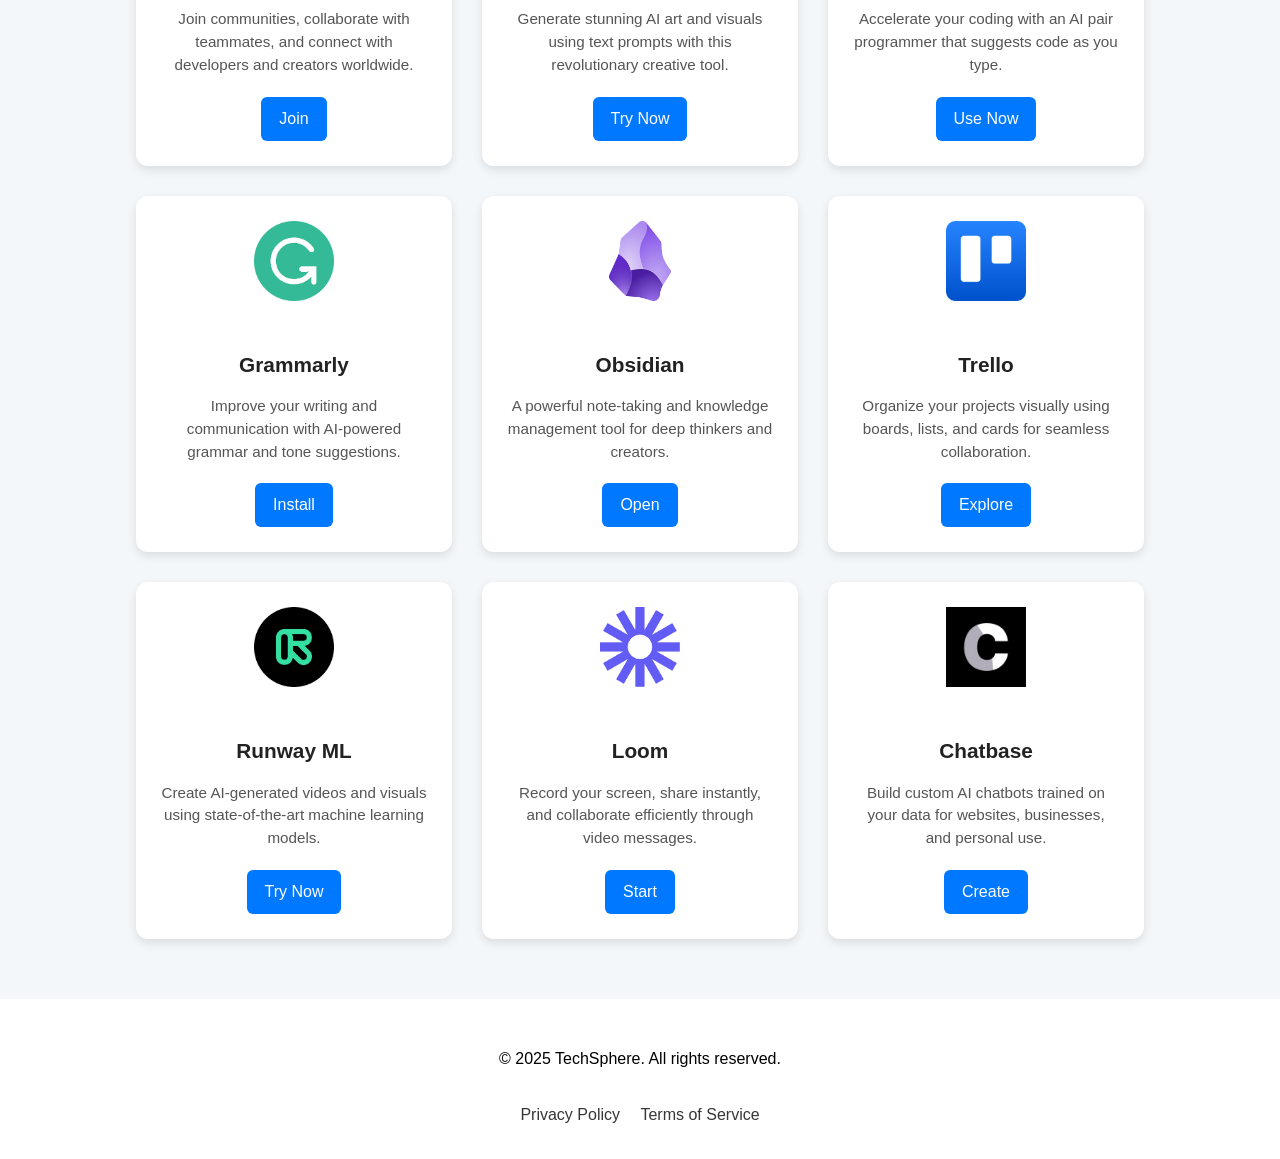
<file: tools.html>
<!DOCTYPE html>
<html lang="en">
<head>
  <meta charset="UTF-8">
  <meta name="viewport" content="width=device-width, initial-scale=1.0">
  <title>Tools | TechSphere</title>
  <link rel="stylesheet" href="assets/css/tools.css">
</head>
<body>
       <header>
  <div class="container header-container">
    <a href="#" class="logo">🌐TechSphere</a>

    <nav>
      <ul class="nav-links">
        <li><a href="index.html">Home</a></li>
        <li><a href="about.html">About</a></li>
        <li><a href="categories.html">Categories</a></li>
        <li><a href="tools.html" class="active">Tools</a></li>
        <li><a href="contact.html">Contact</a></li>
      </ul>
    </nav>

    <div class="right-controls">
      <div class="search-bar">
        <input type="text" placeholder="Search...">
        <button>🔍</button>
      </div>
    </div>
  </div>
</header>

<section class="tools-hero">
    <div class="container hero-content">
        <h1>Discover Powerful Tech Tools</h1>
        <p>Explore essential tools and platforms to help you innovate, build, and stay ahead in technology.</p>
    </div>
</section>

<section class="tools-list">
  <div class="container">
    <h2>Popular Tools</h2>
    <div class="tool-grid">

      <div class="tool-card">
        <img src="assets/image/chatgpt.png" alt="ChatGPT">
        <h3>ChatGPT</h3>
        <p>Generate content, code, and ideas using advanced AI models that simplify complex tasks instantly.</p>
        <a href="https://chat.openai.com" target="_blank" class="tool-btn">Try Now</a>
      </div>

      <div class="tool-card">
        <img src="assets/image/github.png" alt="GitHub">
        <h3>GitHub</h3>
        <p>Collaborate on code, manage repositories, and track your projects efficiently — all in one place.</p>
        <a href="https://github.com" target="_blank" class="tool-btn">Visit</a>
      </div>

      <div class="tool-card">
        <img src="assets/image/canva.svg" alt="Canva">
        <h3>Canva</h3>
        <p>Create professional designs, logos, and graphics for your brand without any design experience.</p>
        <a href="https://www.canva.com" target="_blank" class="tool-btn">Open</a>
      </div>

      <div class="tool-card">
        <img src="assets/image/vs code.jpeg" alt="Visual Studio Code">
        <h3>Visual Studio Code</h3>
        <p>A lightweight and powerful code editor for developers — fully customizable and feature-rich.</p>
        <a href="https://code.visualstudio.com" target="_blank" class="tool-btn">Download</a>
      </div>

      <div class="tool-card">
        <img src="../assets/image/notion.png" alt="Notion">
        <h3>Notion</h3>
        <p>Plan projects, take notes, and boost productivity with this all-in-one workspace tool.</p>
        <a href="https://www.notion.so" target="_blank" class="tool-btn">Use Now</a>
      </div>

      <div class="tool-card">
        <img src="assets/image/figma.jpg" alt="Figma">
        <h3>Figma</h3>
        <p>A collaborative design platform for creating and prototyping stunning digital experiences.</p>
        <a href="https://www.figma.com" target="_blank" class="tool-btn">Explore</a>
      </div>

      <div class="tool-card">
        <img src="assets/image/discord.jpg" alt="Discord">
        <h3>Discord</h3>
        <p>Join communities, collaborate with teammates, and connect with developers and creators worldwide.</p>
        <a href="https://discord.com" target="_blank" class="tool-btn">Join</a>
      </div>

      <div class="tool-card">
        <img src="assets/image/midjourney.svg" alt="Midjourney">
        <h3>Midjourney</h3>
        <p>Generate stunning AI art and visuals using text prompts with this revolutionary creative tool.</p>
        <a href="https://www.midjourney.com" target="_blank" class="tool-btn">Try Now</a>
      </div>

      <div class="tool-card">
        <img src="assets/image/copilot.jpg" alt="GitHub Copilot">
        <h3>GitHub Copilot</h3>
        <p>Accelerate your coding with an AI pair programmer that suggests code as you type.</p>
        <a href="https://github.com/features/copilot" target="_blank" class="tool-btn">Use Now</a>
      </div>

      <div class="tool-card">
        <img src="assets/image/grammarly.png" alt="Grammarly">
        <h3>Grammarly</h3>
        <p>Improve your writing and communication with AI-powered grammar and tone suggestions.</p>
        <a href="https://www.grammarly.com" target="_blank" class="tool-btn">Install</a>
      </div>

      <div class="tool-card">
        <img src="assets/image/obsidian.png" alt="Obsidian">
        <h3>Obsidian</h3>
        <p>A powerful note-taking and knowledge management tool for deep thinkers and creators.</p>
        <a href="https://obsidian.md" target="_blank" class="tool-btn">Open</a>
      </div>

      <div class="tool-card">
        <img src="assets/image/trello.png" alt="Trello">
        <h3>Trello</h3>
        <p>Organize your projects visually using boards, lists, and cards for seamless collaboration.</p>
        <a href="https://trello.com" target="_blank" class="tool-btn">Explore</a>
      </div>

      <div class="tool-card">
        <img src="assets/image/runway.png" alt="Runway ML">
        <h3>Runway ML</h3>
        <p>Create AI-generated videos and visuals using state-of-the-art machine learning models.</p>
        <a href="https://runwayml.com" target="_blank" class="tool-btn">Try Now</a>
      </div>

      <div class="tool-card">
        <img src="assets/image/loom.png" alt="Loom">
        <h3>Loom</h3>
        <p>Record your screen, share instantly, and collaborate efficiently through video messages.</p>
        <a href="https://www.loom.com" target="_blank" class="tool-btn">Start</a>
      </div>

      <div class="tool-card">
        <img src="assets/image/chatbase.jpeg" alt="Chatbase">
        <h3>Chatbase</h3>
        <p>Build custom AI chatbots trained on your data for websites, businesses, and personal use.</p>
        <a href="https://www.chatbase.co" target="_blank" class="tool-btn">Create</a>
      </div>

    </div>
  </div>
</section>

    <footer>
        <div class="container footer-container">
            <p>&copy; 2025 TechSphere. All rights reserved.</p>
            <div class="footer-links">
                <a href="policy.html">Privacy Policy</a>
                <a href="term.html">Terms of Service</a>
            </div>
        </div>
    </footer>
</body>
</html>
</file>
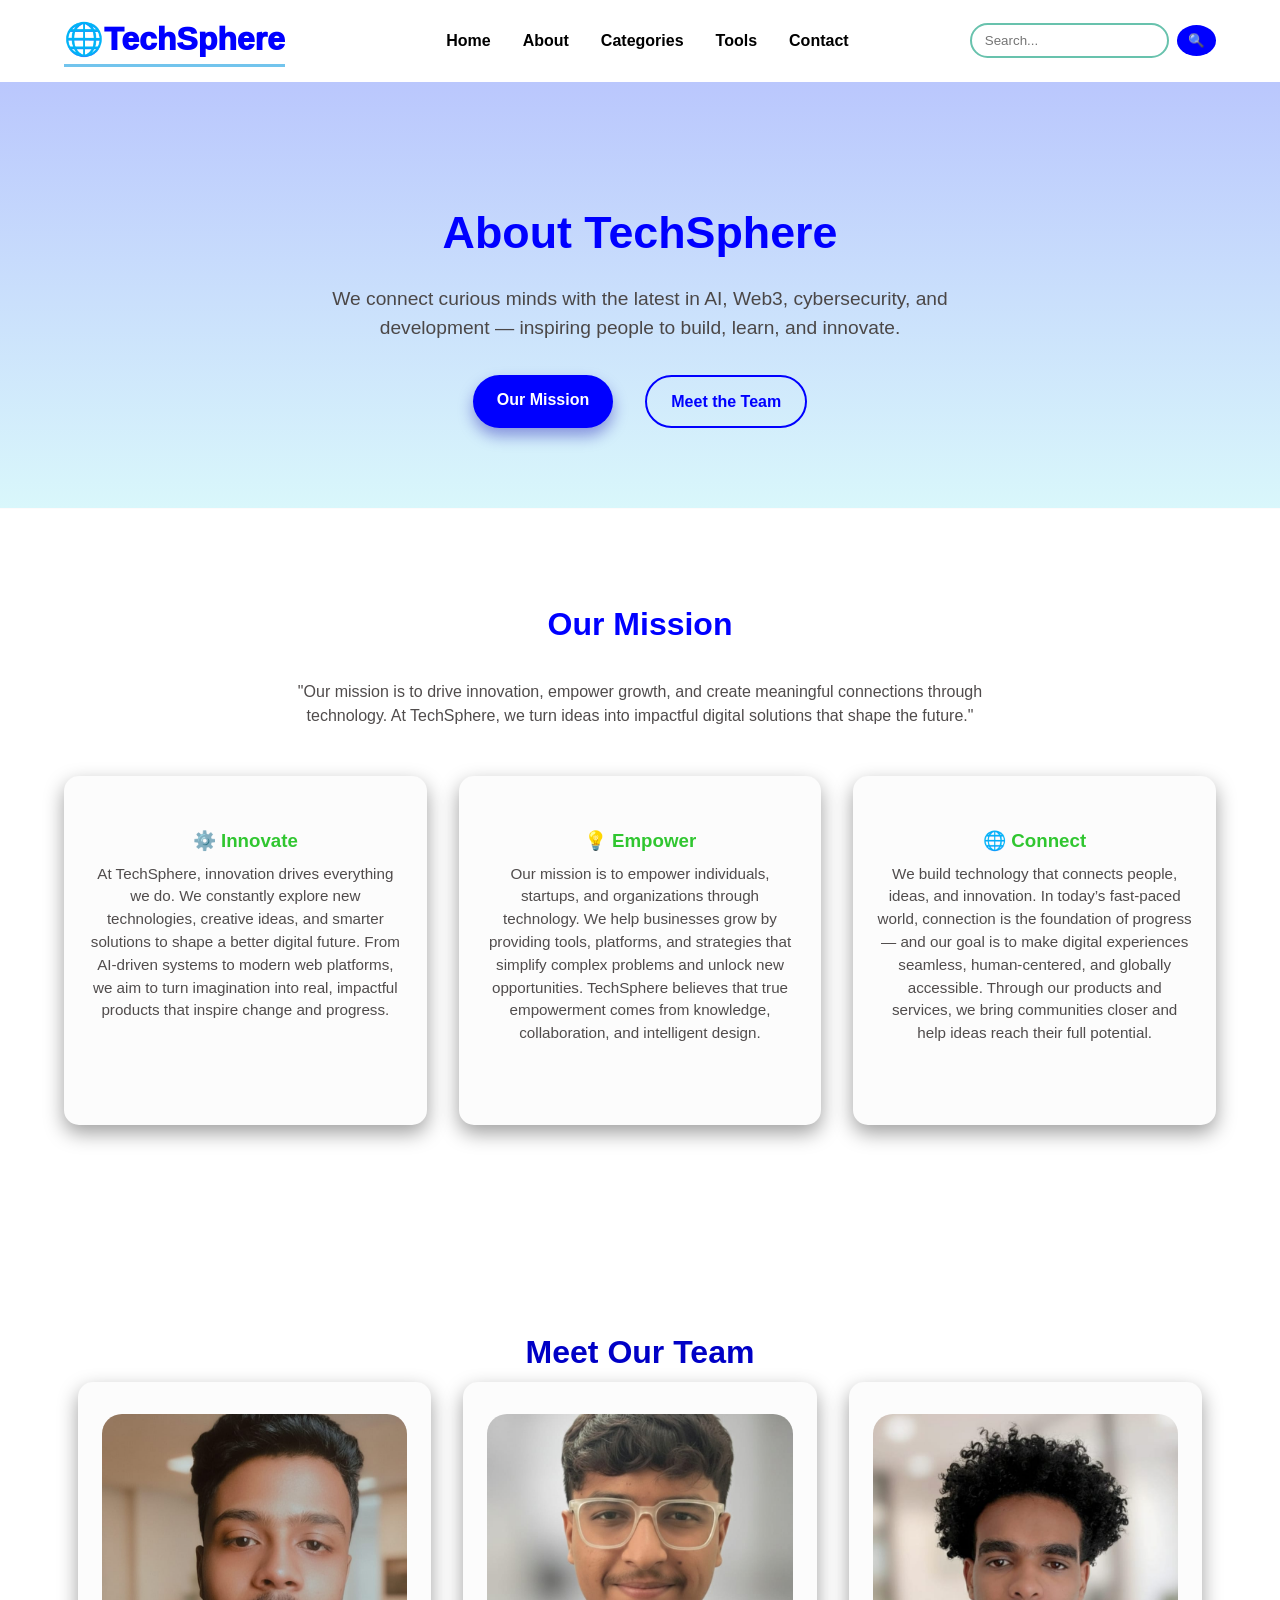
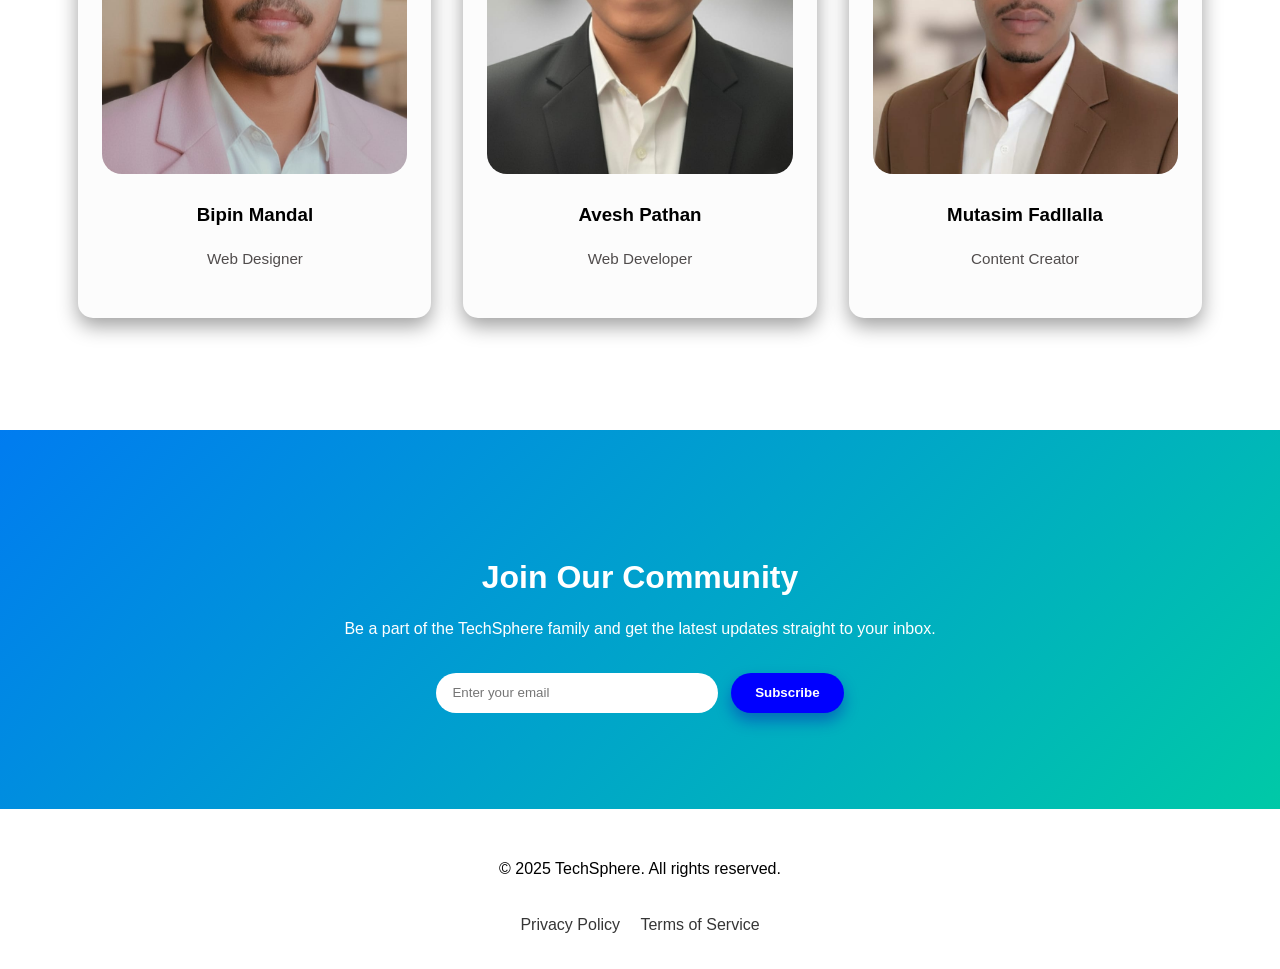
<file: assets/about.html>
<!DOCTYPE html>
<html lang="en">
<head>
  <meta charset="UTF-8" />
  <meta name="viewport" content="width=device-width, initial-scale=1.0" />
  <title>About — TechSphere</title>
  <link rel="stylesheet" href="../assets/css/about.css" />
  
</head>
<body>

  <header>
    <div class="container header-container">
      <a href="#" class="logo">🌐TechSphere</a>
      <nav>
        <ul class="nav-links">
          <li><a href="index.html">Home</a></li>
          <li><a href="about.html">About</a></li>
          <li><a href="categories.html">Categories</a></li>
          <li><a href="tools.html">Tools</a></li>
          <li><a href="contact.html">Contact</a></li>
        </ul>
      </nav>
      <div class="search-bar">
        <input type="text" placeholder="Search..." />
        <button>🔍</button>
      </div>
    </div>
  </header>

  <section class="about-hero">
    <div class="container hero-content">
      <h1>About TechSphere</h1>
      <p>We connect curious minds with the latest in AI, Web3, cybersecurity, and development — inspiring people to build, learn, and innovate.</p>
      <div class="hero-buttons">
        <a href="#mission" class="btn primary-btn">Our Mission</a>
        <a href="#team" class="btn secondary-btn">Meet the Team</a>
      </div>
    </div>
  </section>

  <section id="mission" class="mission-section">
    <div class="container">
      <h2>Our Mission</h2>
      <p>"Our mission is to drive innovation, empower growth, and create meaningful connections through technology. At TechSphere, we turn ideas into impactful digital solutions that shape the future."</p>
      <div class="mission-cards">
        <div class="mission-card">
          <h3>⚙️ Innovate</h3>
          <p>At TechSphere, innovation drives everything we do. We constantly explore new technologies, creative ideas, and smarter solutions to shape a better digital future. From AI-driven systems to modern web platforms, we aim to turn imagination into real, impactful products that inspire change and progress.</p>
        </div>
        <div class="mission-card">
          <h3>💡 Empower</h3>
          <p>Our mission is to empower individuals, startups, and organizations through technology. We help businesses grow by providing tools, platforms, and strategies that simplify complex problems and unlock new opportunities. TechSphere believes that true empowerment comes from knowledge, collaboration, and intelligent design.</p>
        </div>
        <div class="mission-card">
          <h3>🌐 Connect</h3>
          <p>We build technology that connects people, ideas, and innovation. In today’s fast-paced world, connection is the foundation of progress — and our goal is to make digital experiences seamless, human-centered, and globally accessible. Through our products and services, we bring communities closer and help ideas reach their full potential.</p>
        </div>
      </div>
    </div>
  </section>

  <section id="team" class="team-section">
    <div class="container">
      <h2>Meet Our Team</h2>
      <div class="team-cards">
        <div class="team-card">
          <img src="../assets/image/bipin.jpg" alt="Bipin Mandal" />
          <h3>Bipin Mandal</h3>
          <p>Web Designer</p>
        </div>
        <div class="team-card">
          <img src="../assets/image/avesh.jpg" alt="Avesh Pathan" />
          <h3>Avesh Pathan</h3>
          <p>Web Developer</p>
        </div>
        <div class="team-card">
          <img src="../assets/image/Mutassim .jpg" alt="Mutasim Fadllalla" />
          <h3>Mutasim Fadllalla</h3>
          <p>Content Creator</p>
        </div>
      </div>
    </div>
  </section>

  <section class="join-section">
    <div class="container">
      <h2>Join Our Community</h2>
      <p>Be a part of the TechSphere family and get the latest updates straight to your inbox.</p>
      <form class="subscribe-form">
        <input type="email" placeholder="Enter your email" required />
        <button class="btn primary-btn" type="submit">Subscribe</button>
      </form>
    </div>
  </section>

  <footer>
    <div class="container footer-container">
      <p>&copy; 2025 TechSphere.  All rights reserved.</p>
      <div class="footer-links">
        <a href="policy.html">Privacy Policy</a>
        <a href="term.html">Terms of Service</a>
      </div>
    </div>
  </footer>

</body>
</html>
</file>
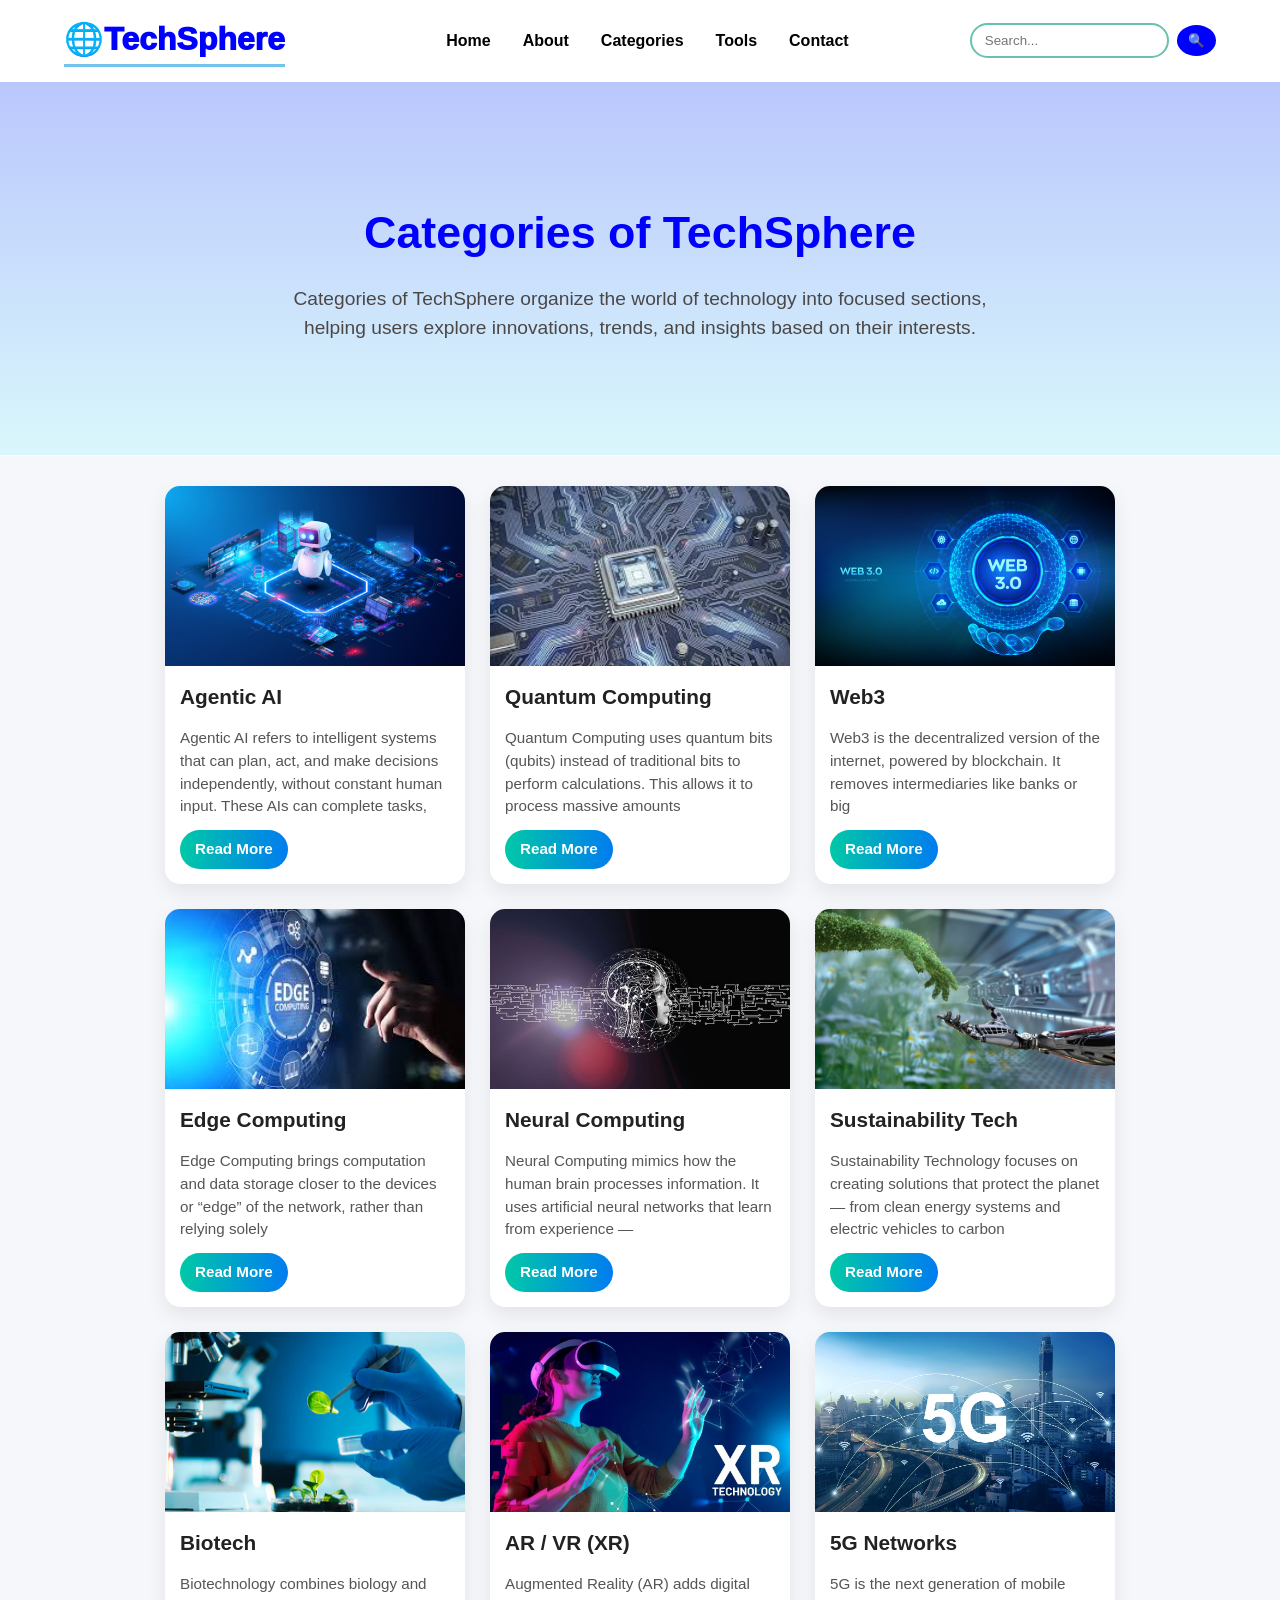
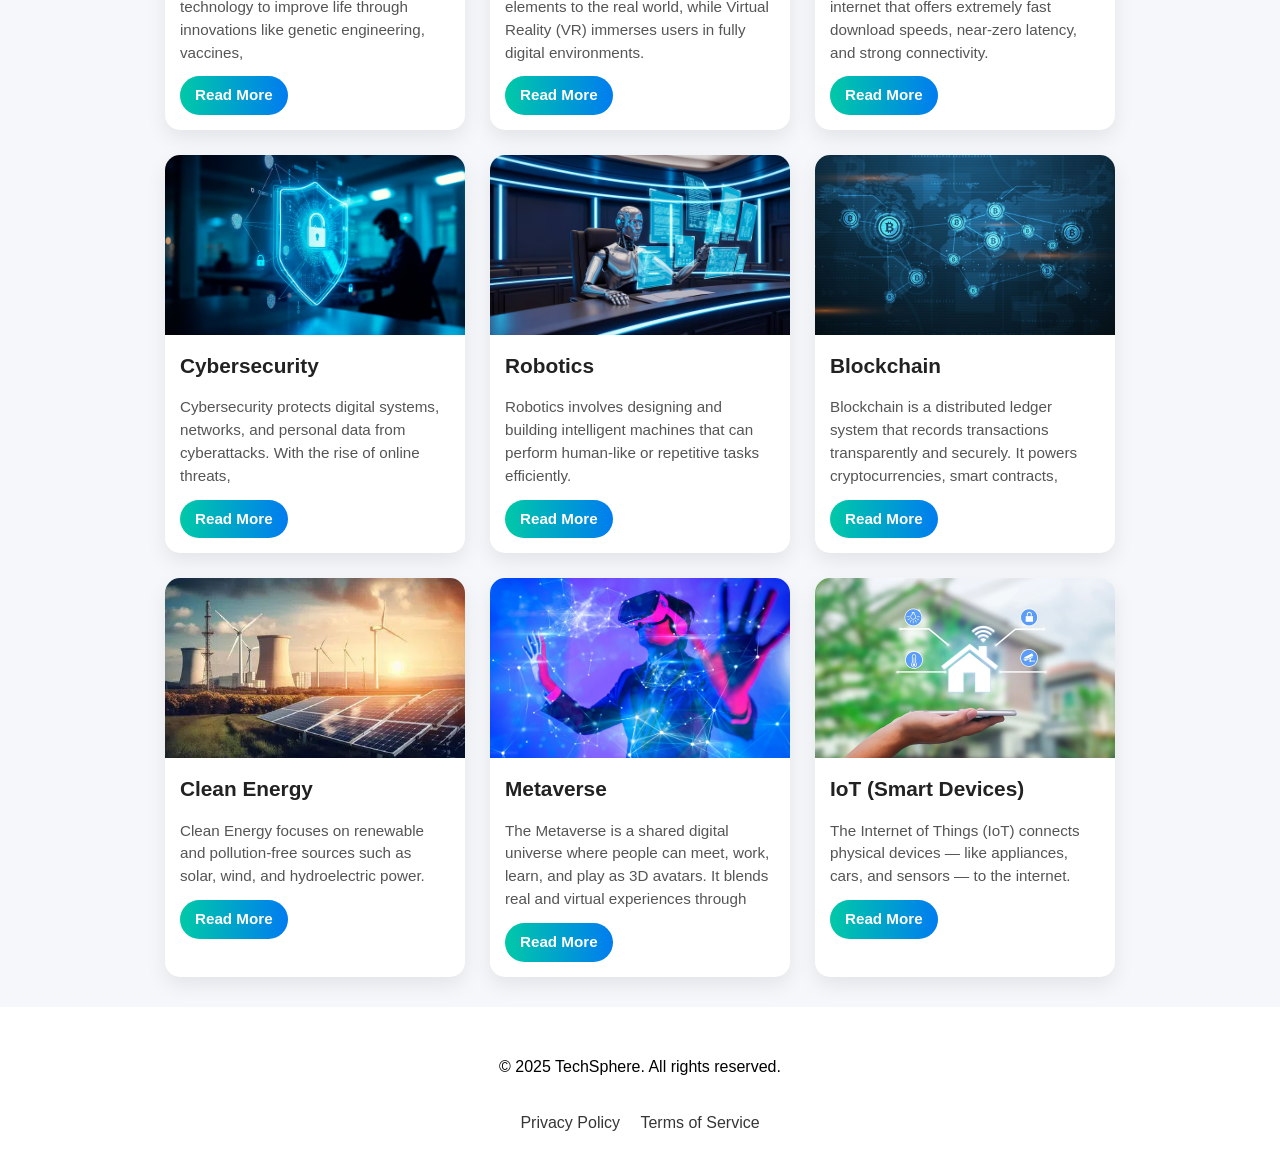
<file: assets/categories.html>
<!DOCTYPE html>
<html lang="en">
<head>
  <meta charset="UTF-8">
  <meta name="viewport" content="width=device-width, initial-scale=1.0">
  <title>Categories | TechSphere</title>
  <link rel="stylesheet" href="../assets/css/categories.css">
</head>
<body>
  <header>
        <div class="container header-container">
            <a href="#" class="logo">🌐TechSphere</a>
            <nav>
                <ul class="nav-links">
                    <li><a href="index.html">Home</a></li>
                    <li><a href="about.html">About</a></li>
                    <li><a href="categories.html">Categories</a></li>
                    <li><a href="tools.html">Tools</a></li>
                    <li><a href="contact.html">Contact</a></li>
                </ul>
            </nav>
            <div class="search-bar">
                <input type="text" placeholder="Search...">
                <button>🔍</button>
            </div>
        </div>
    </header>
    <section class="hero-section">
        <div class="container hero-content">
            <h1>Categories of TechSphere</h1>
            <p>Categories of TechSphere organize the world of technology into focused sections, helping users explore innovations, trends, and insights based on their interests.</p>
        </div>
    </section>
  <section class="explore-container">

    <div class="explore-card">
      <img src="../assets/image/1.jpg" alt="AI">
      <h2>Agentic AI</h2>
      <input type="checkbox" id="ai1" class="read-more-checkbox">
      <p class="desc">Agentic AI refers to intelligent systems that can plan, act, and make decisions independently, without constant human input. These AIs can complete tasks,
        <span class="more-text">adapt to new situations, and even collaborate with humans — much like autonomous agents that “think and act” on their own.
        </span>
      </p>
      <label for="ai1" class="read-more-label"></label>
    </div>

    <div class="explore-card">
      <img src="../assets/image/2.jpeg" alt="Web3">
      <h2>Quantum Computing</h2>
      <input type="checkbox" id="web1" class="read-more-checkbox">
      <p class="desc">
       Quantum Computing uses quantum bits (qubits) instead of traditional bits to perform calculations. This allows it to process massive amounts
        <span class="more-text">
           of data simultaneously, solving problems like drug discovery, encryption, and weather modeling much faster than normal computers.
        </span>
      </p>
      <label for="web1" class="read-more-label"></label>
    </div>

    <div class="explore-card">
      <img src="../assets/image/3.jpg" alt="Cybersecurity">
      <h2>Web3</h2>
      <input type="checkbox" id="cyber1" class="read-more-checkbox">
      <p class="desc">
 Web3 is the decentralized version of the internet, powered by blockchain. It removes intermediaries like banks or big
        <span class="more-text">
       corporations, allowing users to own digital assets, identities, and currencies securely while maintaining full control of their data.
        </span>
      </p>
      <label for="cyber1" class="read-more-label"></label>
    </div>

    <div class="explore-card">
      <img src="../assets/image/4.jpeg" alt="Quantum Computing">
      <h2>Edge Computing</h2>
      <input type="checkbox" id="quant1" class="read-more-checkbox">
      <p class="desc">
        Edge Computing brings computation and data storage closer to the devices or “edge” of the network, rather than relying solely
        <span class="more-text">
          on cloud servers. This reduces delay (latency), improves speed, and enhances performance for IoT, autonomous cars, and smart cities.
        </span>
      </p>
      <label for="quant1" class="read-more-label"></label>
    </div>

    <div class="explore-card">
      <img src="../assets/image/5.jpg" alt="Cloud Computing">
      <h2>Neural Computing</h2>
      <input type="checkbox" id="cloud1" class="read-more-checkbox">
      <p class="desc">
      Neural Computing mimics how the human brain processes information. It uses artificial neural networks that learn from experience —
        <span class="more-text">
         enabling technologies like image recognition, speech processing, and advanced AI systems such as ChatGPT.
        </span>
      </p>
      <label for="cloud1" class="read-more-label"></label>
    </div>

    <div class="explore-card">
      <img src="../assets/image/6.jpeg" alt="IoT">
      <h2>Sustainability Tech</h2>
      <input type="checkbox" id="iot1" class="read-more-checkbox">
      <p class="desc">
        Sustainability Technology focuses on creating solutions that protect the planet — from clean energy systems and electric vehicles to carbon
        <span class="more-text">
         capture and recycling innovations. It aims to balance progress with environmental care for a greener future.
        </span>
      </p>
      <label for="iot1" class="read-more-label"></label>
    </div>

    <div class="explore-card">
      <img src="../assets/image/7.jpg" alt="Augmented Reality">
      <h2>Biotech</h2>
      <input type="checkbox" id="ar1" class="read-more-checkbox">
      <p class="desc">
       Biotechnology combines biology and technology to improve life through innovations like genetic engineering, vaccines,
        <span class="more-text">
          lab-grown meat, and personalized medicine. It’s revolutionizing healthcare, farming, and environmental sustainability.
        </span>
      </p>
      <label for="ar1" class="read-more-label"></label>
    </div>

    <div class="explore-card">
      <img src="../assets/image/8.jpg" alt="5G">
      <h2>AR / VR (XR)</h2>
      <input type="checkbox" id="5g1" class="read-more-checkbox">
      <p class="desc">
       Augmented Reality (AR) adds digital elements to the real world, while Virtual Reality (VR) immerses users in fully digital environments.
        <span class="more-text">
       Together, as Extended Reality (XR), they power immersive games, virtual training, and 3D business experiences.
        </span>
      </p>
      <label for="5g1" class="read-more-label"></label>
    </div>

    <div class="explore-card">
      <img src="../assets/image/9.avif" alt="Robotics">
      <h2>5G Networks</h2>
      <input type="checkbox" id="robot1" class="read-more-checkbox">
      <p class="desc">
      5G is the next generation of mobile internet that offers extremely fast download speeds, near-zero latency, and strong connectivity. 
        <span class="more-text">
        It enables technologies like smart cities, remote surgeries, autonomous vehicles, and seamless streaming. 
        </span>
      </p>
      <label for="robot1" class="read-more-label"></label>
    </div>

    <div class="explore-card">
      <img src="../assets/image/10.jpg" alt="Autonomous Vehicles">
      <h2>Cybersecurity</h2>
      <input type="checkbox" id="auto1" class="read-more-checkbox">
      <p class="desc">
      Cybersecurity protects digital systems, networks, and personal data from cyberattacks. With the rise of online threats,  
        <span class="more-text">
         it plays a crucial role in keeping individuals, companies, and governments safe from hacking, fraud, and data breaches. 
        </span>
      </p>
      <label for="auto1" class="read-more-label"></label>
    </div>

    <div class="explore-card">
      <img src="../assets/image/11.jpg" alt="Renewable Energy">
      <h2>Robotics</h2>
      <input type="checkbox" id="re1" class="read-more-checkbox">
      <p class="desc">
      Robotics involves designing and building intelligent machines that can perform human-like or repetitive tasks efficiently.
        <span class="more-text">
         From industrial robots in factories to medical robots in hospitals, robotics is shaping automation and productivity worldwide.
        </span>
      </p>
      <label for="re1" class="read-more-label"></label>
    </div>

    <div class="explore-card">
      <img src="../assets/image/12.jpg" alt="Nanotechnology">
      <h2>Blockchain</h2>
      <input type="checkbox" id="nano1" class="read-more-checkbox">
      <p class="desc">
      Blockchain is a distributed ledger system that records transactions transparently and securely. It powers cryptocurrencies, smart contracts,
        <span class="more-text">
         and decentralized apps — making digital exchanges more trustworthy and tamper-proof.
        </span>
      </p>
      <label for="nano1" class="read-more-label"></label>
    </div>

    <div class="explore-card">
      <img src="../assets/image/13.webp" alt="Space Tech">
      <h2>Clean Energy</h2>
      <input type="checkbox" id="space1" class="read-more-checkbox">
      <p class="desc">
       Clean Energy focuses on renewable and pollution-free sources such as solar, wind, and hydroelectric power.
        <span class="more-text">
         It aims to replace fossil fuels, reduce carbon emissions, and promote sustainable development for the future of our planet.
        </span>
      </p>
      <label for="space1" class="read-more-label"></label>
    </div>

    <div class="explore-card">
      <img src="../assets/image/14.jpg" alt="Metaverse">
      <h2>Metaverse</h2>
      <input type="checkbox" id="meta1" class="read-more-checkbox">
      <p class="desc">
    The Metaverse is a shared digital universe where people can meet, work, learn, and play as 3D avatars. It blends real and virtual experiences through
        <span class="more-text">
         VR, AR, and AI — reshaping the way we interact online and in business.
        </span>
      </p>
      <label for="meta1" class="read-more-label"></label>
    </div>

    <div class="explore-card">
      <img src="../assets/image/15.webp" alt="3D Printing">
      <h2>IoT (Smart Devices)</h2>
      <input type="checkbox" id="print1" class="read-more-checkbox">
      <p class="desc">
       The Internet of Things (IoT) connects physical devices — like appliances, cars, and sensors — to the internet.
        <span class="more-text">
          These “smart” devices communicate and automate everyday tasks, creating smarter homes, industries, and cities.
        </span>
      </p>
      <label for="print1" class="read-more-label"></label>
    </div>
  </section>
  <footer>
        <div class="container footer-container">
            <p>&copy; 2025 TechSphere. All rights reserved.</p>
            <div class="footer-links">
                <a href="policy.html">Privacy Policy</a>
                <a href="term.html">Terms of Service</a>
            </div>
        </div>
    </footer>
</body>
</html>
</file>
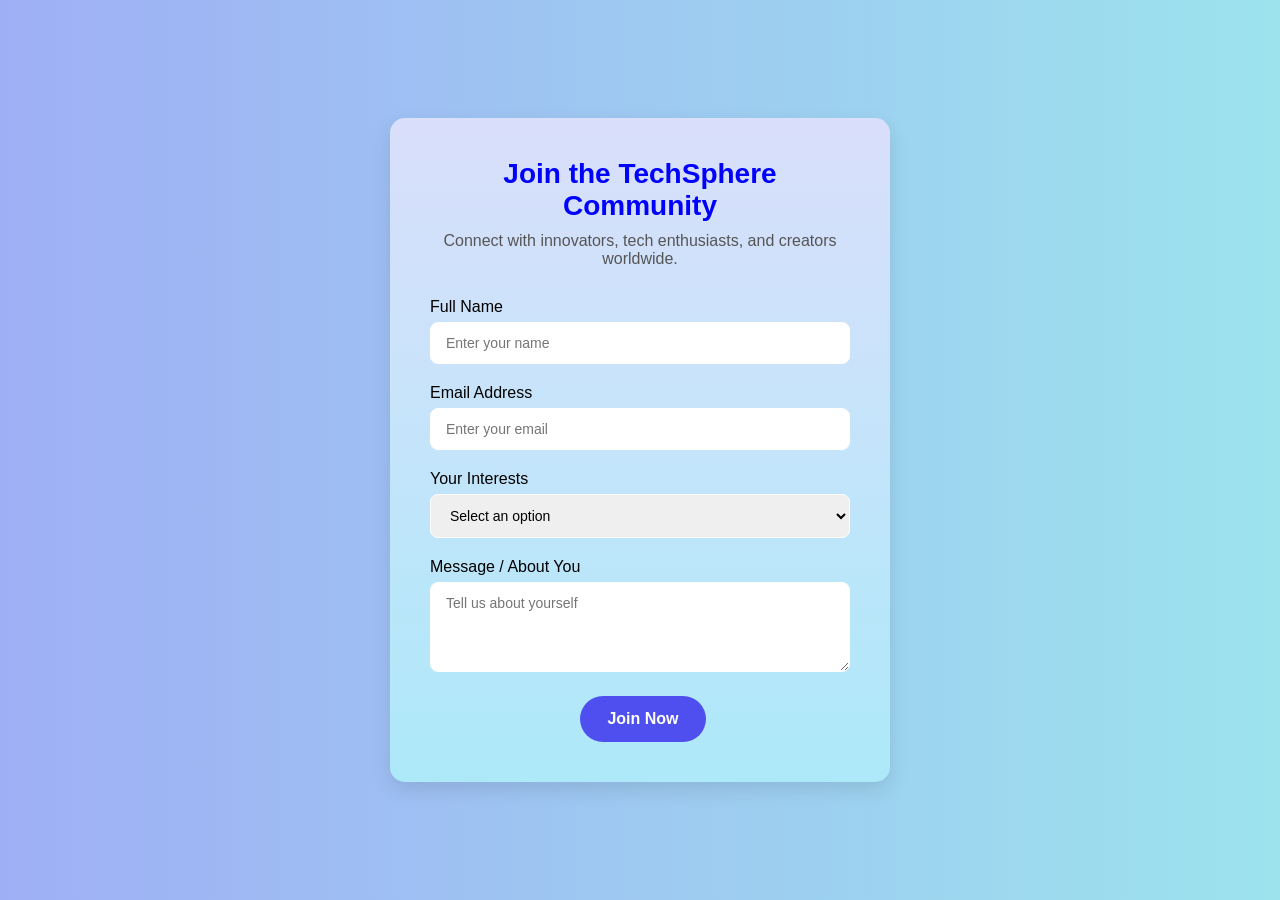
<file: assets/community.html>
<!DOCTYPE html>
<html lang="en">
<head>
    <meta charset="UTF-8">
    <meta name="viewport" content="width=device-width, initial-scale=1.0">
    <title>Join TechSphere Community</title>
    <link rel="stylesheet" href="../assets/css/community.css">
</head>
<body>
    <div class="community-container">
        <div class="community-header">
            <h1>Join the TechSphere Community</h1>
            <p>Connect with innovators, tech enthusiasts, and creators worldwide.</p>
        </div>
        <form class="community-form">
            <div class="form-group">
                <label for="name">Full Name</label>
                <input type="text" id="name" name="name" placeholder="Enter your name" required>
            </div>
            <div class="form-group">
                <label for="email">Email Address</label>
                <input type="email" id="email" name="email" placeholder="Enter your email" required>
            </div>
            <div class="form-group">
                <label for="interest">Your Interests</label>
                <select id="interest" name="interest" required>
                    <option value="">Select an option</option>
                    <option value="AI">AI</option>
                    <option value="Web Development">Web Development</option>
                    <option value="Startups">Startups</option>
                    <option value="Finance">Finance</option>
                    <option value="Other">Other</option>
                </select>
            </div>
            <div class="form-group">
                <label for="message">Message / About You</label>
                <textarea id="message" name="message" placeholder="Tell us about yourself" rows="4"></textarea>
            </div>
            <button type="submit">Join Now</button>
        </form>
    </div>
</body>
</html>
</file>
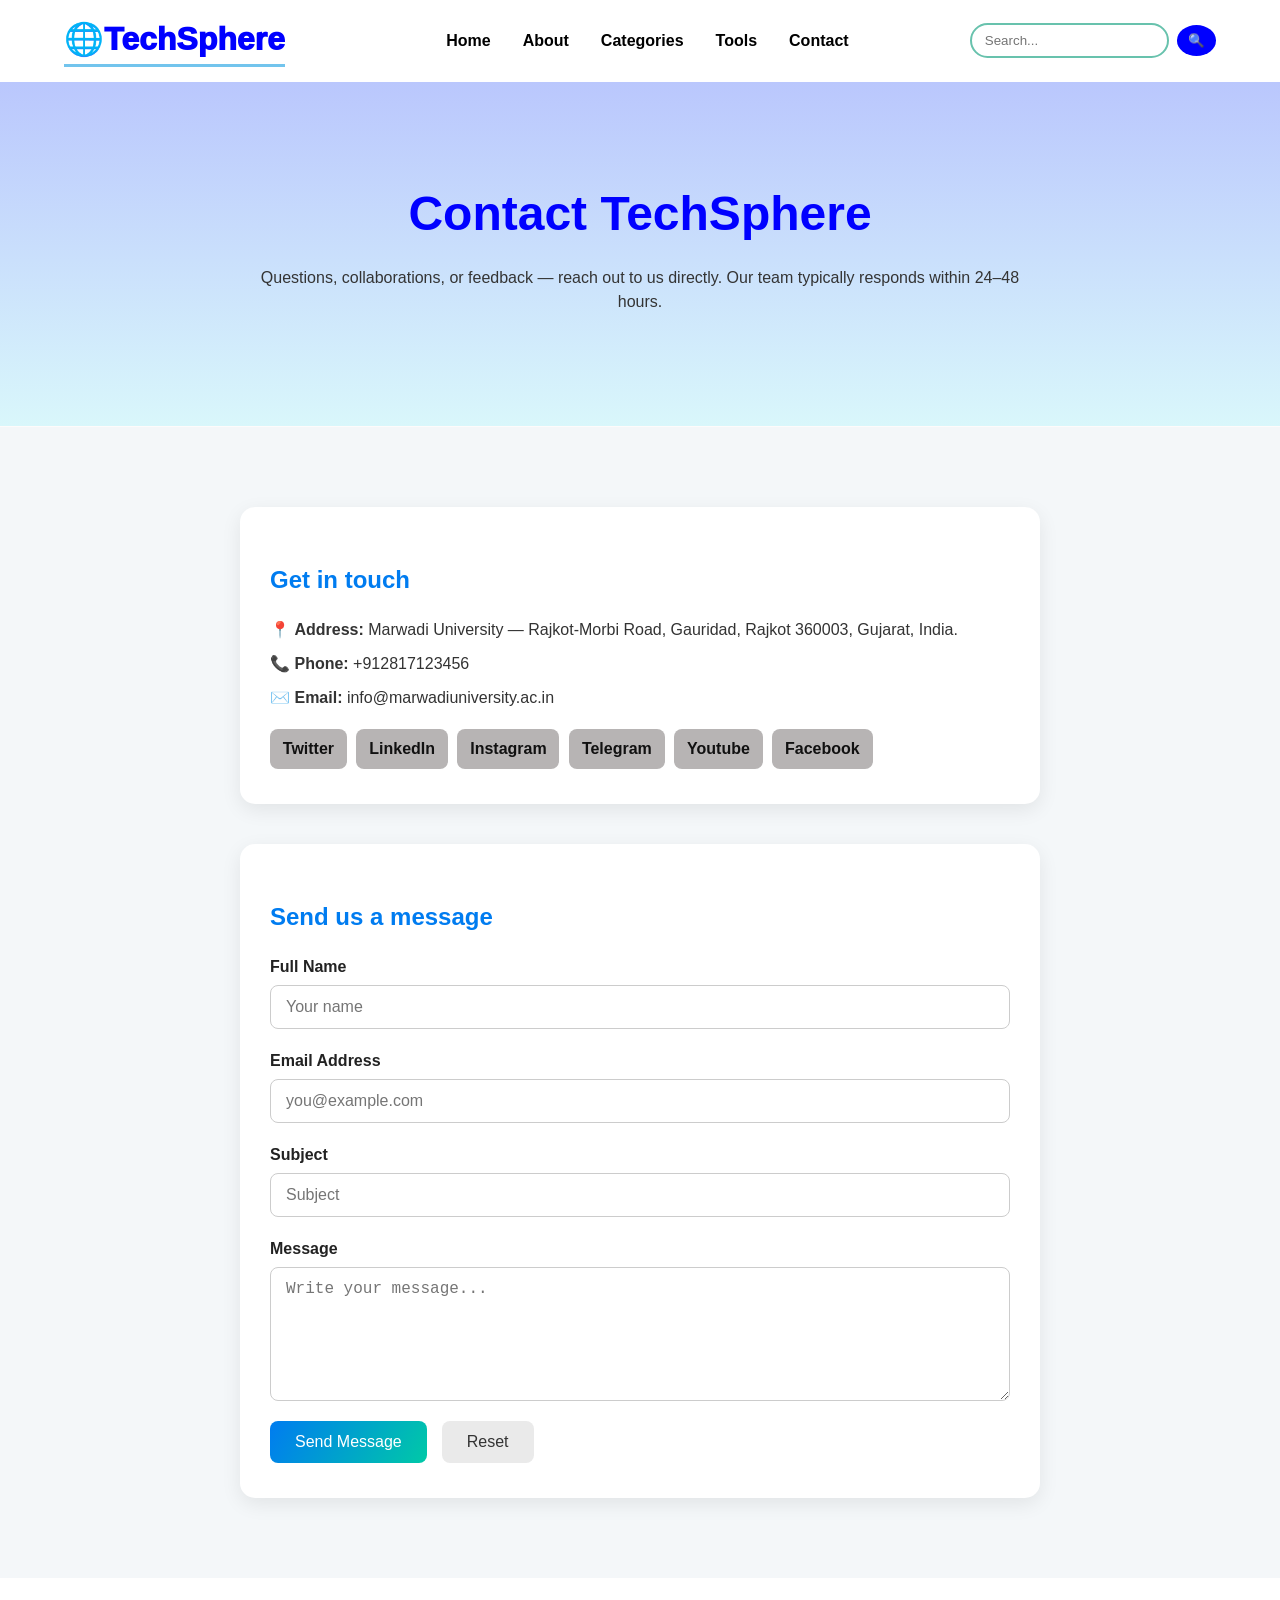
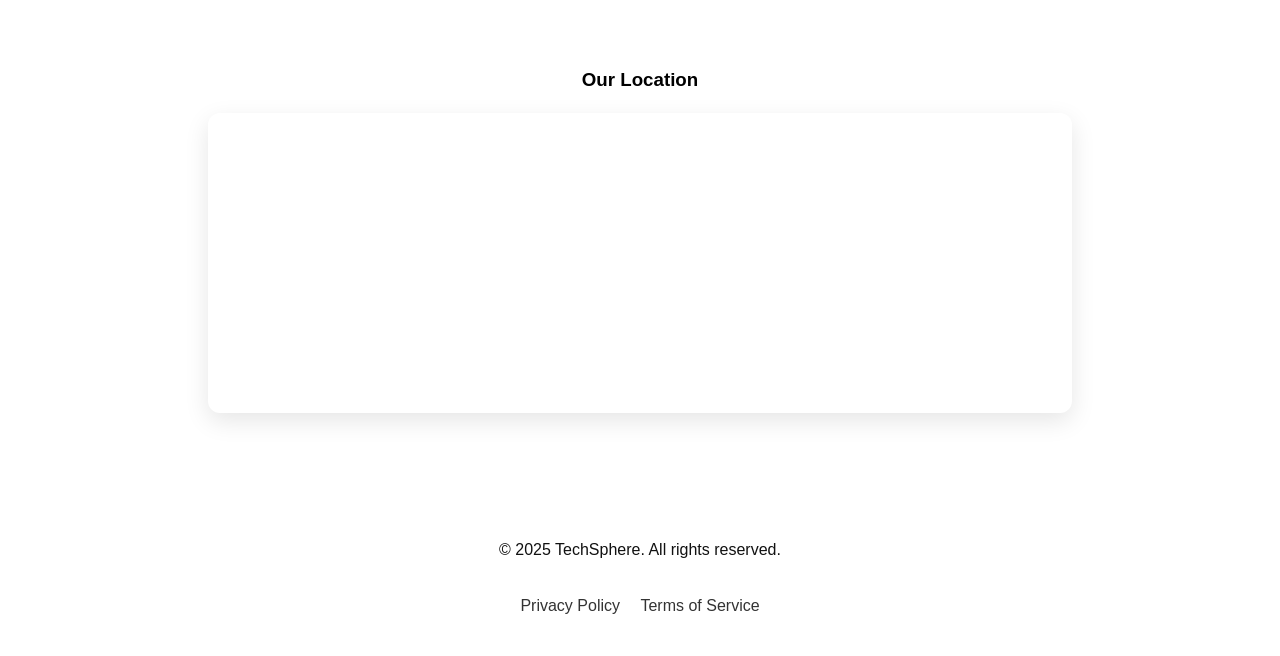
<file: assets/contact.html>
<!DOCTYPE html>
<html lang="en">
<head>
  <meta charset="UTF-8" />
  <meta name="viewport" content="width=device-width, initial-scale=1.0"/>
  <title>Contact | TechSphere</title>
  <link rel="stylesheet" href="../assets/css/contact.css" />
</head>
<body>
  <header>
    <div class="container header-container">
      <a href="home.html" class="logo">🌐TechSphere</a>
      <nav>
        <ul class="nav-links">
          <li><a href="index.html">Home</a></li>
          <li><a href="about.html">About</a></li>
          <li><a href="categories.html">Categories</a></li>
          <li><a href="tools.html">Tools</a></li>
          <li><a href="contact.html" class="active">Contact</a></li>
        </ul>
      </nav>
      <div class="search-bar">
        <input type="text" placeholder="Search..." />
        <button aria-label="Search">🔍</button>
      </div>
    </div>
  </header>

  <main>
    <section class="contact-hero">
      <div class="container hero-inner">
        <h1>Contact TechSphere</h1>
        <p>Questions, collaborations, or feedback — reach out to us directly. Our team typically responds within 24–48 hours.</p>
      </div>
    </section>

    <section class="contact-main">
      <div class="container contact-grid">
        <div class="contact-card info-card">
          <h2>Get in touch</h2>
          <p>📍 <strong>Address:</strong> Marwadi University — Rajkot‑Morbi Road, Gauridad, Rajkot 360003, Gujarat, India.</p>
          <p>📞 <strong>Phone:</strong> +912817123456</p>
          <p>✉️ <strong>Email:</strong> info@marwadiuniversity.ac.in</p>

          <div class="socials">
            <a href="https://x.com/Marwadi_Uni" class="social">Twitter</a>
            <a href="https://www.linkedin.com/school/marwadiuniversity/" class="social">LinkedIn</a>
            <a href="https://www.instagram.com/marwadi.university?igsh=MnZsa2oyd3FzYnYz" class="social">Instagram</a>
            <a href="https://t.me/marwadiuniversityofficial" class="social">Telegram</a>
            <a href="https://youtube.com/@marwadieducationrajkot?si=O3icDdC4YtaZSzRR" class="social">Youtube</a>
            <a href="https://www.facebook.com/Marwadiuniversity/" class="social">Facebook</a>
          </div>
        </div>

        <div class="contact-card form-card">
          <h2>Send us a message</h2>
          <form id="contactForm" action="#" method="post">
            <label for="fullname">Full Name</label>
            <input id="fullname" name="fullname" type="text" placeholder="Your name" required />

            <label for="email">Email Address</label>
            <input id="email" name="email" type="email" placeholder="you@example.com" required />

            <label for="subject">Subject</label>
            <input id="subject" name="subject" type="text" placeholder="Subject" required />

            <label for="message">Message</label>
            <textarea id="message" name="message" rows="6" placeholder="Write your message..." required></textarea>

            <div class="form-row">
              <button type="submit" class="btn primary-btn">Send Message</button>
              <button type="reset" class="btn secondary-btn">Reset</button>
            </div>
          </form>
        </div>
      </div>
    </section>

    <section class="map-section">
  <div class="container">
    <h3>Our Location</h3>
    <div class="map-placeholder">
      <iframe 
        src="https://www.google.com/maps?q=Marwadi+University+Rajkot+Gujarat&output=embed" 
        width="100%" 
        height="400" 
        style="border:0; border-radius:12px;" 
        allowfullscreen="" 
        loading="lazy">
      </iframe>
    </div>
  </div>
</section>

  </main>

  <footer>
    <div class="container footer-container">
      <p>&copy; 2025 TechSphere. All rights reserved.</p>
      <div class="footer-links">
        <a href="policy.html">Privacy Policy</a>
        <a href="term.html">Terms of Service</a>
      </div>
    </div>
  </footer>
</body>
</html>
</file>
<file: assets/css/about.css>
:root {
  --primary-color: #007cf0;
  --secondary-color: #00c9a7;
  --bg-light: #f9fafc;
  --text-dark: #1a1a1a;
  --text-gray: #555;
  --card-bg: #ffffff;
  --shadow: 0 8px 20px rgba(0, 0, 0, 0.1);
  --transition: all 0.3s ease;
}

body {
  margin: 0;
  padding: 0;
  box-sizing: border-box;
  font-family: "Poppins", sans-serif;
  background-color: white;
  color: black;
  line-height: 1.5;
}
html{
  scroll-behavior: smooth;
}
.container {
  width: 90%;
  max-width: 1200px;
  margin: 0 auto;
}

.header-container {
  display: flex;
  align-items: center;
  justify-content: space-between;
  padding: 0.8rem 0;
}

.logo {
  font-size: 2rem;
  font-weight: 1000;
  color: blue;
  text-decoration: none;
}

.logo:hover {
  color: rgb(123, 194, 123);
}

.logo::after {
  content: "";
  display: block;
  width: 100%;
  height: 3px;
  background-color: #72c4ed;
  margin: 0.1rem auto 0;
}

.nav-links {
  list-style: none;
  display: flex;
  gap: 2rem;
}

.nav-links a {
  text-decoration: none;
  color: black;
  font-weight: 700;
  position: relative;
}

.nav-links a::after {
  content: "";
  position: absolute;
  width: 0%;
  height: 2px;
  bottom: -4px;
  left: 0;
  background: blue;
  transition: width 0.3s ease;
}

.nav-links a:hover::after {
  width: 100%;
}

.nav-links a:hover {
  color: blue;
}
.search-bar {
  display: flex;
  align-items: center;
  gap: 0.5rem;
}
.search-bar input {
  padding: 0.5rem 0.8rem;
  border: 2px solid #68c2ad;
  border-radius: 25px;
  outline: none;
}

.search-bar input:focus {
  border-color: blue;
  box-shadow: black 0 0 5px rgba(0, 123, 255, 0.5);
}

.search-bar button {
  background: blue;
  color: #fff;
  border: none;
  border-radius: 50%;
  padding: 0.5rem 0.7rem;
  cursor: pointer;
}

.search-bar button:hover {
  background: rgb(91, 158, 111);
}

.about-hero {
  background: linear-gradient(180deg, #bac7fd, #d9f7fb);
  text-align: center;
  padding: 5rem 1rem;
  border-bottom: 1px solid #fdfbfb;
}

.about-hero h1 {
  font-size: 2.8rem;
  color: blue;
  margin-bottom: 1rem;
}

.about-hero p {
  color: rgb(75, 71, 71);
  font-size: 1.2rem;
  margin-bottom: 2rem;
  max-width: 700px;
  margin-inline: auto;
}

.hero-buttons {
  display: flex;
  justify-content: center;
  gap: 2rem;
}

.btn {
  display: inline-block;
  padding: 0.8rem 1.5rem;
  border-radius: 30px;
  font-weight: 600;
  text-decoration: none;
}

.primary-btn {
  background: blue;
  color: #fff;
  box-shadow: 0 8px 15px rgba(7, 2, 173, 0.381);
  transition: transform 0.3s ease, box-shadow 0.3s ease;
}

.primary-btn:hover {
  background: rgb(36, 68, 36);
  transform: translateY(-2px);
  transform: translateY(-5px);
  box-shadow: 0 8px 20px rgb(53, 52, 52);
}

.secondary-btn {
  background: transparent;
  border: 2px solid blue;
  color: blue;
}

.secondary-btn:hover {
  background: blue;
  color: #fff;
}

.mission-section {
  padding: 4rem 0rem;
  text-align: center;
  background: #fff;
}

.mission-section h2 {
  font-size: 2rem;
  color: blue;
  margin-bottom: 2rem;
}

.mission-section p {
  max-width: 700px;
  margin: 0 auto 3rem;
  color: rgb(80, 76, 76);
}

.mission-cards {
  display: grid;
  grid-template-columns: repeat(auto-fit, minmax(250px, 1fr));
  gap: 2rem;
}

.mission-card {
  background: rgb(252, 252, 252);
  padding: 2rem 1.5rem;
  border-radius: 15px;
  box-shadow: 0 8px 20px rgba(0, 0, 0, 0.381);
  transition: transform 0.3s ease, box-shadow 0.3s ease;
}

.mission-card:hover {
  transform: translateY(-5px);
  box-shadow: 0 16px 40px rgb(49, 49, 49);
}

.mission-card h3 {
  color: rgb(48, 198, 48);
  margin-bottom: 0.5rem;
}

.mission-card p {
  color: rgb(80, 76, 76);
  font-size: 0.95rem;
}

.team-section {
  padding: 7rem 1rem;
  text-align: center;
}

.team-section h2 {
  font-size: 2rem;
  color: rgb(0, 0, 198);
  margin-bottom: 0.4rem;
}

.team-cards {
  display: grid;
  grid-template-columns: repeat(auto-fit, minmax(220px, 1fr));
  gap: 2rem;
}

.team-card {
  background: rgb(252, 252, 252);
  border-radius: 15px;
  padding: 2rem 1.5rem;
  box-shadow: 0 8px 20px rgba(0, 0, 0, 0.381);
  transition: transform 0.3s ease, box-shadow 0.3s ease;
}

.team-card:hover {
  transform: translateY(-5px);
  box-shadow: 0 16px 40px rgb(49, 49, 49);
}

.team-card img {
  width: 100%;
  height: 360px;
  object-fit: cover;
  border-radius: 20px;
  margin-bottom: 0.1rem;
}

.team-card h4 {
  color: black;
  margin-bottom: 0.3rem;
}

.team-card p {
  color: rgb(80, 76, 76);
  font-size: 0.95rem;
}

.join-section {
  background: linear-gradient(135deg, #007cf0, #00c9a7);
  color: #fff;
  text-align: center;
  padding: 6rem 1rem;
}

.join-section h2 {
  font-size: 2rem;
  margin-bottom: 1rem;
}

.subscribe-form {
  display: flex;
  justify-content: center;
  gap: 0.8rem;
  margin-top: 2rem;
}

.subscribe-form input {
  padding: 0.8rem 1rem;
  border-radius: 30px;
  border: none;
  width: 250px;
}
.subscribe-form input:focus {
  outline: none;
  box-shadow: 0 0 5px rgba(18, 14, 14, 0.5);
}
.subscribe-form button {
  border: none;
}

.subscribe-form button:hover {
  background: #33a32d;
  transform: scale(1.05);
}
footer {
  background: #ffffff;
  color: #000000;
  padding: 2rem 0;
  text-align: center;
}

.footer-container {
  display: flex;
  flex-direction: column;
  gap: 1rem;
}

.footer-links a {
  color: #363636;
  margin: 0 0.5rem;
  text-decoration: none;
}

.footer-links a:hover {
  color: blue;
}
</file>
<file: assets/css/categories.css>
:root {
  --primary-color: #007CF0;       
  --secondary-color: #00C9A7;     
  --accent-color: #1DE9B6;        
  --bg-light: #F9FAFC;           
  --text-dark: #1A1A1A;          
  --text-gray: #555;             
  --card-bg: #FFFFFF;            
  --shadow: 0 4px 15px rgba(0, 0, 0, 0.1);
  --transition: all 0.3s ease;
}

body {
  margin: 0;
  padding: 0;
  box-sizing: border-box;
  font-family: 'Poppins', sans-serif;
  background-color: white;
  color: black;
  line-height: 1.5;
}
html{
  scroll-behavior: smooth;
}
.container {
  width: 90%;
  max-width: 1200px;
  margin: 0 auto;
}

.header-container {
  display: flex;
  align-items: center;
  justify-content: space-between;
  padding: 0.8rem 0;
}

.logo {
  font-size: 2rem;
  font-weight: 1000;
  color: blue;
  text-decoration: none;
}

.logo:hover {
  color:rgb(123, 194, 123);
}

.logo::after {
    content: '';
    display: block;
    width: 100%;
    height: 3px;
    background-color: #72c4ed;
    margin: 0.1rem auto 0;
}
.nav-links {
  list-style: none;
  display: flex;
  gap: 2rem;
}

.nav-links a {
  text-decoration: none;
  color: black;
  font-weight: 700;
  position: relative;
}

.nav-links a::after {
  content: '';
  position: absolute;
  width: 0%;
  height: 2px;
  bottom: -4px;
  left: 0;
  background: blue;
  transition: width 0.3s ease;
}

.nav-links a:hover::after {
  width: 100%;
}

.nav-links a:hover {
  color: blue;
}

.search-bar {
  display: flex;
  align-items: center;
  gap: 0.5rem;
}

.search-bar input {
  padding: 0.5rem 0.8rem;
  border: 2px solid #68c2ad;
  border-radius: 25px;
  outline: none;
}

.search-bar input:focus {
  border-color: blue;
  box-shadow: black 0 0 5px rgba(0, 123, 255, 0.5);
}

.search-bar button {
  background: blue;
  color: #fff;
  border: none;
  border-radius: 50%;
  padding: 0.5rem 0.7rem;
  cursor: pointer;
}

.search-bar button:hover {
  background: rgb(91, 158, 111);
}
.hero-section {
  background: linear-gradient(180deg, #bac7fd, #d9f7fb);
  text-align: center;
  padding: 5rem 1rem;
  border-bottom: 1px solid #fdfbfb;
}

.hero-content h1 {
  font-size: 2.8rem;
  color: blue;
  margin-bottom: 1rem;
}

.hero-content p {
  color: rgb(75, 71, 71);
  font-size: 1.2rem;
  margin-bottom: 2rem;
  max-width: 700px;
  margin-inline: auto;
}


.explore-container {
  display: flex;
  flex-wrap: wrap;
  gap: 25px;
  padding: 30px;
  justify-content: center;
  background-color: #f5f7fa;
}

.explore-card {
  width: 300px;
  background: #ffffff;
  border-radius: 15px;
  overflow: hidden;
  box-shadow: 0 8px 20px rgba(0, 0, 0, 0.08);
  transition: transform 0.3s ease, box-shadow 0.3s ease;
  position: relative;
}

.explore-card:hover {
  transform: translateY(-8px);
  box-shadow: 0 15px 30px rgba(0, 0, 0, 0.12);
}

.explore-card img {
  width: 100%;
  height: 180px;
  object-fit: cover;
  display: block;
  transition: transform 0.3s ease;
}

.explore-card:hover img {
  transform: scale(1.1);
}

.explore-card h2 {
  font-size: 1.3rem;
  margin: 15px;
  color: #222;
  font-weight: 600;
}


.desc {
  font-size: 0.95rem;
  color: #555;
  margin: 0 15px;
  line-height: 1.5;
}

.more-text {
  display: none;
}

.read-more-checkbox {
  display: none;
}

.read-more-checkbox:checked ~ .desc .more-text {
  display: inline;
}

.read-more-label {
  display: inline-block;
  margin: 12px 15px 15px 15px;
  font-weight: 600;
  font-size: 0.95rem;
  background: linear-gradient(90deg, #00c9a7, #007cf0);
  color: #fff;
  padding: 8px 15px;
  border-radius: 25px;
}

.read-more-label:hover {
  transform: translateY(-2px);
  background: linear-gradient(90deg, #007cf0, #00c9a7);
}

.read-more-label::after {
  content: " Read More";
}

.read-more-checkbox:checked ~ .read-more-label::after {
  content: " Read Less";
}

footer {
  background: #ffffff;
  color: #000000;
  padding: 2rem 0;
  text-align: center;
}

.footer-container {
  display: flex;
  flex-direction: column;
  gap: 1rem;
}

.footer-links a {
  color: #363636;
  margin: 0 0.5rem;
  text-decoration: none;
}

.footer-links a:hover {
  color: blue;
}
</file>
<file: assets/css/community.css>
:root {
    --primary-color: #00C9A7;
    --secondary-color: #007CF0;
    --bg-color: #f4f7f9;
    --card-bg: #ffffff;
    --text-color: #111111;
    --border-color: #dce1e7;
    --hover-color: #00b389;
    --button-color: #007CF0;
    --button-hover: #005bb5;
}

* {
    box-sizing: border-box;
    margin: 0;
    padding: 0;
    font-family: 'Segoe UI', Tahoma, Geneva, Verdana, sans-serif;
}

body {
    background: linear-gradient(90deg, #9faff5, #9ce3ed);
    display: flex;
    justify-content: center;
    align-items: center;
    min-height: 100vh;
    padding: 20px;
}
html{
  scroll-behavior: smooth;
}
.community-container {
    background: linear-gradient(180deg, #dadffb, #ade9f9);
    padding: 40px;
    border-radius: 15px;
    box-shadow: 0 8px 20px rgba(0,0,0,0.1);
    max-width: 500px;
    width: 100%;
}

.community-header h1 {
    color: blue;
    font-size: 28px;
    text-align: center;
    margin-bottom: 10px;
}

.community-header p {
    text-align: center;
    color: #555;
    margin-bottom: 30px;
}

.community-form .form-group {
    margin-bottom: 20px;
}

.community-form label {
    display: block;
    margin-bottom: 6px;
    color: black;
    font-weight: 500;
}

.community-form input,
.community-form select,
.community-form textarea {
    width: 100%;
    padding: 12px 15px;
    border-radius: 8px;
    border: 1px solid rgb(255, 255, 255);
    font-size: 14px;
    transition: border 0.3s ease;
}

.community-form input:focus,
.community-form select:focus,
.community-form textarea:focus {
    border-color: rgb(255, 255, 255);
    outline: none;
}

.community-form button {
    width: 30%;
    padding: 14px;
    background-color: rgb(79, 79, 240);
    color: #fff;
    font-size: 16px;
    font-weight: 600;
    border: none;
    border-radius: 80px;
    cursor: pointer;
    transition: background-color 0.3s ease;
    margin-left: 150px;
}

.community-form button:hover {
    background-color: blue;
}
</file>
<file: assets/css/contact.css>
:root {
  --primary-color: #007CF0;
  --secondary-color: #00C9A7;
  --bg: #ffffff;
  --muted: #555555;
  --card-bg: #fbfcfe;
  --shadow: 0 8px 20px rgba(0,0,0,0.08);
  --radius: 14px;
  --transition: all 0.25s ease;
}

body {
  margin: 0;
  padding: 0;
  box-sizing: border-box;
  font-family: 'Poppins', sans-serif;
  background-color: white;
  color: black;
  line-height: 1.5;
}
html{
  scroll-behavior: smooth;
}
.container {
  width: 90%;
  max-width: 1200px;
  margin: 0 auto;
}

.header-container {
  display: flex;
  align-items: center;
  justify-content: space-between;
  padding: 0.8rem 0;
}

.logo {
  font-size: 2rem;
  font-weight: 1000;
  color: blue;
  text-decoration: none;
}

.logo:hover {
  color:rgb(123, 194, 123);
}

.logo::after {
    content: '';
    display: block;
    width: 100%;
    height: 3px;
    background-color: #72c4ed;
    margin: 0.1rem auto 0;
}
.nav-links {
  list-style: none;
  display: flex;
  gap: 2rem;
}

.nav-links a {
  text-decoration: none;
  color: black;
  font-weight: 700;
  position: relative;
}

.nav-links a::after {
  content: '';
  position: absolute;
  width: 0%;
  height: 2px;
  bottom: -4px;
  left: 0;
  background: blue;
  transition: width 0.3s ease;
}

.nav-links a:hover::after {
  width: 100%;
}

.nav-links a:hover {
  color: blue;
}

.search-bar {
  display: flex;
  align-items: center;
  gap: 0.5rem;
}

.search-bar input {
  padding: 0.5rem 0.8rem;
  border: 2px solid #68c2ad;
  border-radius: 25px;
  outline: none;
}

.search-bar input:focus {
  border-color: blue;
  box-shadow: black 0 0 5px rgba(0, 123, 255, 0.5);
}

.search-bar button {
  background: blue;
  color: #fff;
  border: none;
  border-radius: 50%;
  padding: 0.5rem 0.7rem;
  cursor: pointer;
}

.search-bar button:hover {
  background: rgb(91, 158, 111);
}

.contact-hero {
  background: linear-gradient(180deg, #bac7fd, #d9f7fb);
  padding: 6rem 1rem;
  text-align: center;
  border-bottom: 1px solid #fdfbfb;
}

.contact-hero h1 {
  margin: 0;
  font-size: 3rem;
  color: blue;
}

.contact-hero p {
  margin-top: 1rem;
  color: rgb(52, 52, 52);
  max-width: 760px;
  margin-left: auto;
  margin-right: auto;
}

.contact-main {
  padding: 80px 0;
  background-color: #f4f7f9;
}

.contact-grid {
  display: flex;
  flex-direction: column; 
  gap: 40px;
  max-width: 800px;
  margin: 0 auto;
}

.contact-card {
  background: #ffffff;
  border-radius: 15px;
  box-shadow: 0 6px 20px rgba(0, 0, 0, 0.08);
  padding: 35px 30px;
}

.contact-card h2 {
  color: #007CF0;
  margin-bottom: 20px;
}

.info-card p {
  margin: 10px 0;
  font-size: 1rem;
  color: #333;
}

.socials {
  margin-top: 1.2rem;
  display: flex;
  gap: 0.6rem;
}

.social {
  text-decoration: none;
  padding: 0.5rem 0.8rem;
  border-radius: 8px;
  background:rgb(183, 180, 180);
  color: #111;
  font-weight: 600;
  transition: var(--transition);
}

.social:hover {
  background: blue;
  color: #fff;
}

.form-card form {
  display: flex;
  flex-direction: column;
}

.form-card label {
  margin-bottom: 6px;
  font-weight: 600;
  color: #222;
}

.form-card input,
.form-card textarea {
  padding: 12px 15px;
  margin-bottom: 20px;
  border-radius: 8px;
  border: 1px solid #ccc;
  font-size: 1rem;
  outline: none;
  transition: border 0.3s ease;
}

.form-card input:focus,
.form-card textarea:focus {
  border: 1px solid #007CF0;
}

.form-row {
  display: flex;
  gap: 15px;
  justify-content: flex-start;
}

.btn {
  border: none;
  padding: 12px 25px;
  border-radius: 8px;
  cursor: pointer;
  font-size: 1rem;
  transition: all 0.3s ease;
}

.primary-btn {
  background: linear-gradient(120deg, #007CF0, #00C9A7);
  color: white;
}

.primary-btn:hover {
  background: linear-gradient(120deg, #00C9A7, #007CF0);
}

.secondary-btn {
  background-color: #eaeaea;
  color: #333;
}

.secondary-btn:hover {
  background-color: #ddd;
}

.map-section {
  text-align: center;
  padding: 70px 0;
  background: #fff;
}

.map-placeholder iframe {
  width: 75%;
  height: 300px;
  border-radius: 12px;
  box-shadow: 0 8px 25px rgba(0, 0, 0, 0.1);
}

footer {
  padding: 2rem 0;
  text-align: center;
  background: #ffffff;
  color: #111;
}
.footer-container {
  display: flex;
  flex-direction: column;
  align-items: center;
  gap: 1rem;
}

.footer-links a {
  color: #333;
  margin: 0 0.5rem;
  text-decoration: none;
}
.footer-links a:hover {
  color: blue;
}
</file>
<file: assets/css/policy.css>
body {
  font-family: 'Segoe UI', Tahoma, Geneva, Verdana, sans-serif;
  margin: 0;
  padding: 0;
  background-color: #f4f7f9;
  color: #111;
  line-height: 1.6;
}

.container {
  width: 90%;
  max-width: 1000px;
  margin: auto;
}
html{
  scroll-behavior: smooth;
}

.header {
  background: linear-gradient(180deg, #bac7fd, #d9f7fb);
  color: #fff;
  text-align: center;
  padding: 60px 20px;
 
}

.header h1 {
  font-size: 2.2rem;
  margin-bottom: 8px;
  color: #007CF0;
}

.header p {
  font-size: 1rem;
  opacity: 0.9;
  color: #333;
}

.policy-section {
  background: #fff;
  margin: 50px auto;
  padding: 40px;
  border-radius: 12px;
  box-shadow: 0 4px 15px rgba(0, 0, 0, 0.08);
}

.policy-section h2 {
  color: #007CF0;
  font-size: 1.3rem;
  margin-top: 30px;
}

.policy-section p {
  margin-top: 10px;
  font-size: 1rem;
  color: #333;
}
</file>
<file: assets/css/tools.css>
:root {
  --primary-color: #007CF0;       
  --secondary-color: #00C9A7;     
  --accent-color: #1DE9B6;        
  --bg-light: #F9FAFC;           
  --text-dark: #1A1A1A;          
  --text-gray: #555;             
  --card-bg: #FFFFFF;            
  --shadow: 0 4px 15px rgba(0, 0, 0, 0.1);
  --transition: all 0.3s ease;
}
html{
  scroll-behavior: smooth;
}
body {
  margin: 0;
  padding: 0;
  box-sizing: border-box;
  font-family: 'Poppins', sans-serif;
  background-color: white;
  color: black;
  line-height: 1.5;
}
.container {
  width: 90%;
  max-width: 1200px;
  margin: 0 auto;
}

.header-container {
  display: flex;
  align-items: center;
  justify-content: space-between;
  padding: 0.8rem 0;
}

.logo {
  font-size: 2rem;
  font-weight: 1000;
  color: blue;
  text-decoration: none;
}

.logo:hover {
  color:rgb(123, 194, 123);
}

.logo::after {
    content: '';
    display: block;
    width: 100%;
    height: 3px;
    background-color: #72c4ed;
    margin: 0.1rem auto 0;
}
.nav-links {
  list-style: none;
  display: flex;
  gap: 2rem;
}

.nav-links a {
  text-decoration: none;
  color: black;
  font-weight: 700;
  position: relative;
}

.nav-links a::after {
  content: '';
  position: absolute;
  width: 0%;
  height: 2px;
  bottom: -4px;
  left: 0;
  background: blue;
  transition: width 0.3s ease;
}

.nav-links a:hover::after {
  width: 100%;
}

.nav-links a:hover {
  color: blue;
}

.search-bar {
  display: flex;
  align-items: center;
  gap: 0.5rem;
}

.search-bar input {
  padding: 0.5rem 0.8rem;
  border: 2px solid #68c2ad;
  border-radius: 25px;
  outline: none;
}

.search-bar input:focus {
  border-color: blue;
  box-shadow: black 0 0 5px rgba(0, 123, 255, 0.5);
}

.search-bar button {
  background: blue;
  color: #fff;
  border: none;
  border-radius: 50%;
  padding: 0.5rem 0.7rem;
  cursor: pointer;
}

.search-bar button:hover {
  background: rgb(91, 158, 111);
}

.tools-hero {
  background: linear-gradient(180deg, #bac7fd, #d9f7fb);
  color: #fff;
  padding: 7rem 0;
  text-align: center;
}

.tools-hero h1 {
  font-size: 2.5rem;
  margin-bottom: 10px;
  color: blue;
}

.tools-hero p {
  font-size: 1.1rem;
  max-width: 700px;
  margin: 0 auto;
  color: #333;
}

.tools-list {
  background-color: #f4f7f9;
  padding: 60px 80px;
  color: #111;
  text-align: center;
}

.tools-list h2 {
  font-size: 2rem;
  margin-bottom: 40px;
  color: blue;
  letter-spacing: 0.5px;
}

.tool-grid {
  display: grid;
  grid-template-columns: repeat(3, 1fr);
  gap: 30px;
}

.tool-card {
  background-color: #fff;
  border-radius: 12px;
  box-shadow: 0 4px 10px rgba(0, 0, 0, 0.1);
  padding: 25px;
  transition: all 0.3s ease;
}

.tool-card:hover {
  transform: translateY(-8px);
  box-shadow: 0 6px 14px rgba(0, 0, 0, 0.15);
}

.tool-card img {
  width: 80px;
  height: 80px;
  object-fit: contain;
  margin-bottom: 20px;
}

.tool-card h3 {
  font-size: 1.3rem;
  margin-bottom: 10px;
  color: #222;
}

.tool-card p {
  font-size: 0.95rem;
  color: #555;
  margin-bottom: 20px;
  line-height: 1.5;
}

.tool-btn {
  display: inline-block;
  background-color: #0078ff;
  color: #fff;
  text-decoration: none;
  padding: 10px 18px;
  border-radius: 6px;
  font-weight: 500;
  transition: background-color 0.3s ease;
}

.tool-btn:hover {
  background-color: #005fcc;
}

footer {
  background: #ffffff;
  color: #000000;
  padding: 2rem 0;
  text-align: center;
}

.footer-container {
  display: flex;
  flex-direction: column;
  gap: 1rem;
}

.footer-links a {
  color: #363636;
  margin: 0 0.5rem;
  text-decoration: none;
}

.footer-links a:hover {
  color: blue;
}
.footer-note {
  font-size: 0.9rem;
  color: #777777;
}
</file>
